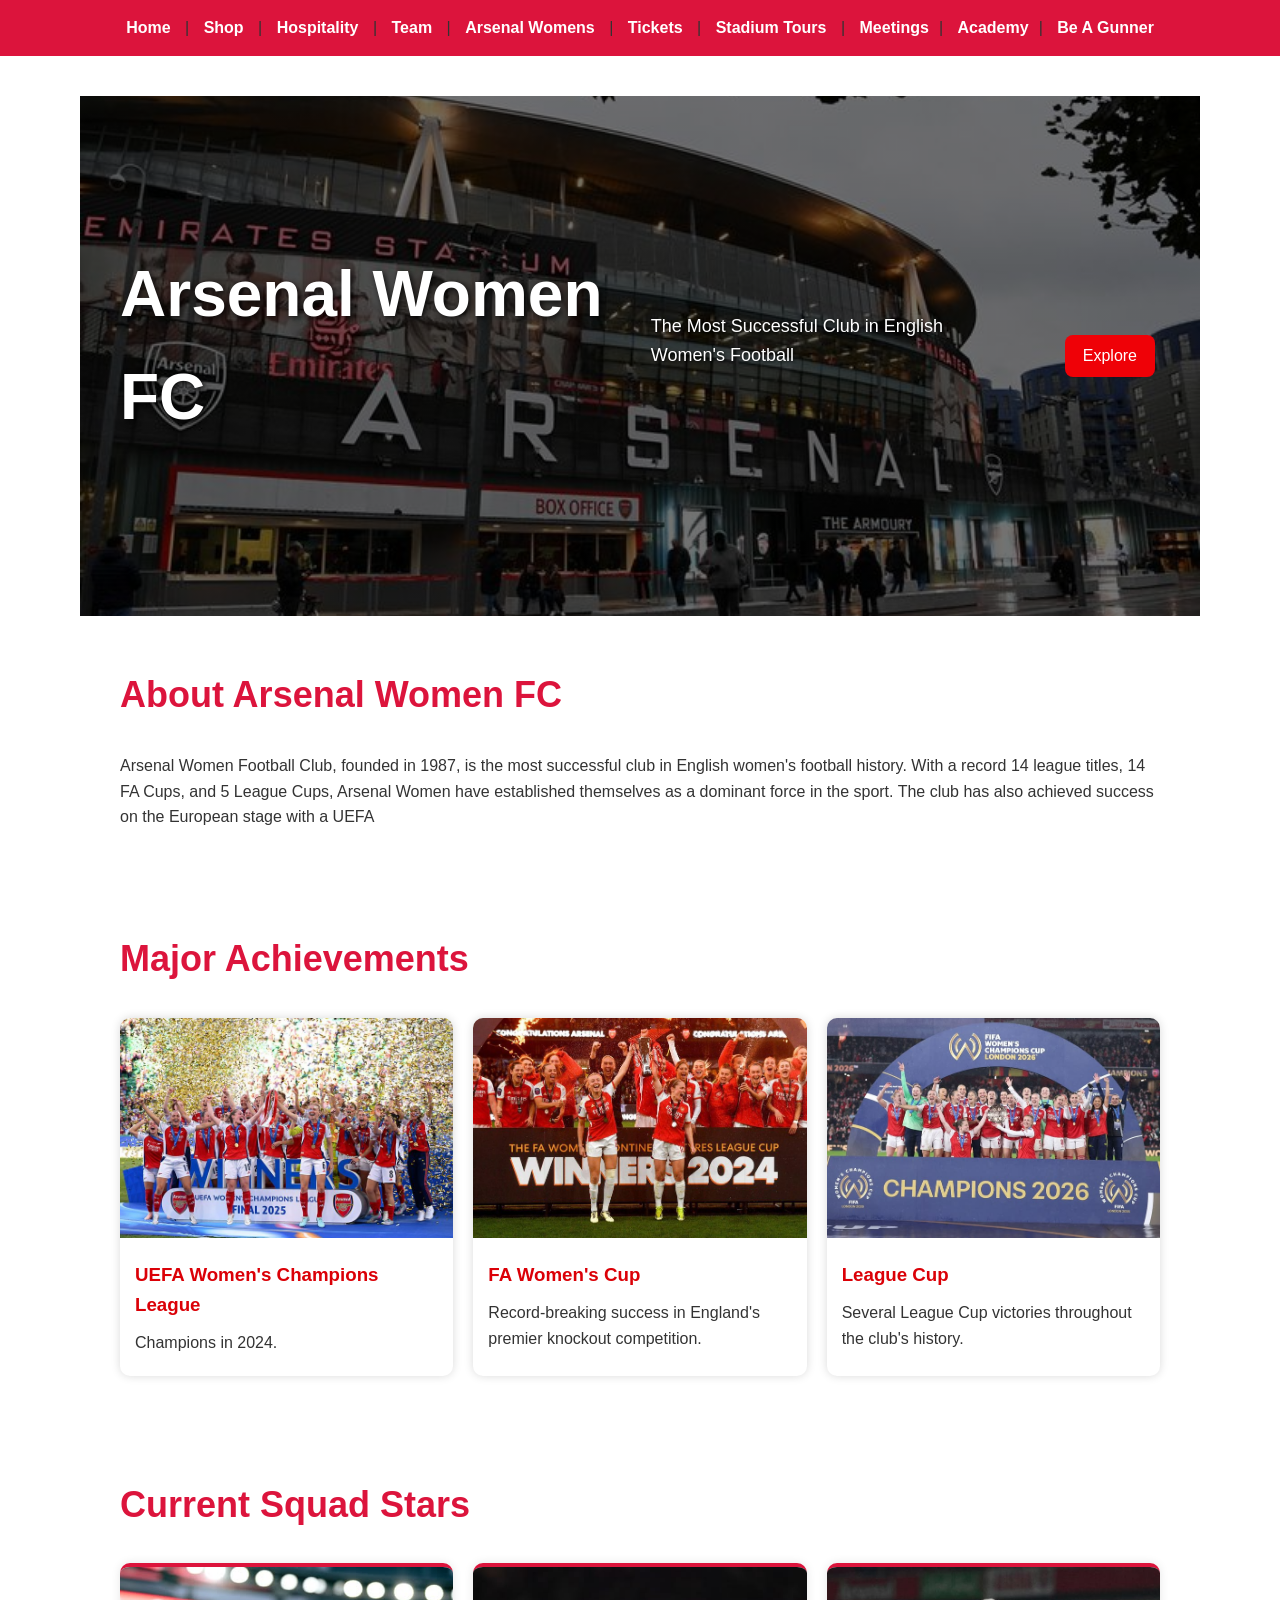
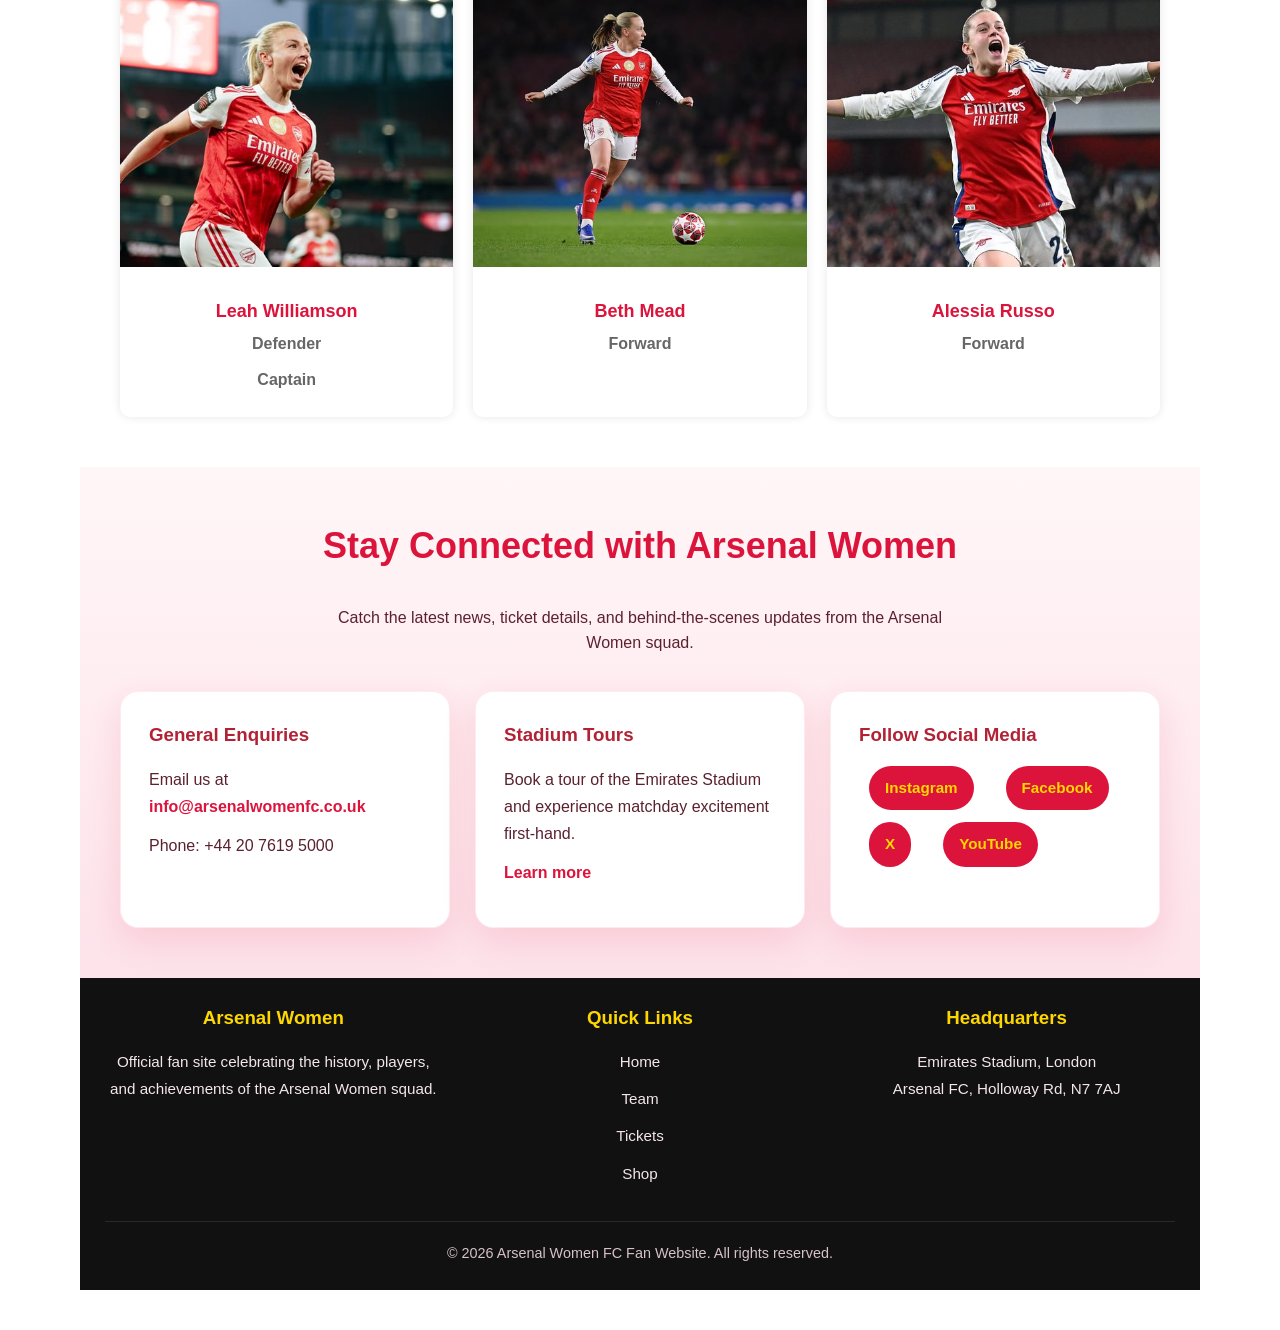
<file: arsenal-womens.html>
<!DOCTYPE html>
<html lang="en">
<head>
  <meta charset="UTF-8">
  <title>Arsenal Womens - Arsenal Website</title>
  <link rel="stylesheet" href="style.css">
</head>
<body>
  <nav>
    <a href="index.html">Home</a> |
    <a href="shop.html">Shop</a> |
    <a href="hospitality.html">Hospitality</a> |
    <a href="team.html">Team</a> |
    <a href="arsenal-womens.html">Arsenal Womens</a> |
    <a href="tickets.html">Tickets</a> |
    <a href="stadium-tours.html">Stadium Tours</a> |
    <a href="meetings.html">Meetings</a>|
    <a href="Academy.html">Academy</a>|
    <a href="BeAGunner.html">Be A Gunner</a>
  </nav>
  <main>
<header class="hero">
<h1>Arsenal Women FC</h1>
<p>The Most Successful Club in English Women's Football</p>
<button onclick="document.getElementById('about').scrollIntoView()">
Explore
</button>
</header>
<section id="about" class="club-overview">
<h2>About Arsenal Women FC</h2>
<p>Arsenal Women Football Club, founded in 1987, is the most successful club in English women's football history. With a record 14 league titles, 14 FA Cups, and 5 League Cups, Arsenal Women
have established themselves as a dominant force in the sport. The club has also achieved success on the European stage
with a UEFA
</section>
<section id="achievements">
    <h2>Major Achievements</h2>

    <div class="achievements">

        <div class="card">
            <img src="images/Arsenal womens.jpeg" alt="Champions League Trophy">
            <h3>UEFA Women's Champions League</h3>
            <p>Champions in 2024.</p>
        </div>

        <div class="card">
            <img src="images/womens FA.jpeg" alt="FA Cup Trophy">
            <h3>FA Women's Cup</h3>
            <p>Record-breaking success in England's premier knockout competition.</p>
        </div>

        <div class="card">
            <img src="images/arsenal womes super league.jpeg" alt="League Cup Trophy">
            <h3>League Cup</h3>
            <p>Several League Cup victories throughout the club's history.</p>
        </div>

    </div>
</section>
<section id="squad">
<h2>Current Squad Stars</h2>

<div class="players">

<div class="player-card">
<img src="images/Leah Williamson.jpeg" alt="Leah Williamson">
<div class="player-info">
<h3>Leah Williamson</h3>
<p>Defender</p>
<p>Captain</p>
</div>
</div>

<div class="player-card">
<img src="images/Beth Mead _ 📷 alex burstow_.jpeg" alt="Beth Mead">
<div class="player-info">
<h3>Beth Mead</h3>
<p>Forward</p>
</div>
</div>

<div class="player-card">
<img src="images/Arsenal_ Alessia Russo reveals what 'VAR ruined' in comeback win as belief over Champions League ___.jpeg" alt="Alessia Russo">
<div class="player-info">
<h3>Alessia Russo</h3>
<p>Forward</p>
</div>
</div>

</div>
</section>

<section id="contact" class="contact-section">
  <div class="contact-intro">
    <h2>Stay Connected with Arsenal Women</h2>
    <p>Catch the latest news, ticket details, and behind-the-scenes updates from the Arsenal Women squad.</p>
  </div>

  <div class="contact-grid">
    <div class="contact-card">
      <h3>General Enquiries</h3>
      <p>Email us at <a href="mailto:info@arsenalwomenfc.co.uk">info@arsenalwomenfc.co.uk</a></p>
      <p>Phone: +44 20 7619 5000</p>
    </div>

    <div class="contact-card">
      <h3>Stadium Tours</h3>
      <p>Book a tour of the Emirates Stadium and experience matchday excitement first-hand.</p>
      <p><a href="stadium-tours.html">Learn more</a></p>
    </div>

    <div class="contact-card">
      <h3>Follow Social Media</h3>
      <div class="socials">
        <a href="#">Instagram</a>
        <a href="#">Facebook</a>
        <a href="#">X</a>
        <a href="#">YouTube</a>
      </div>
    </div>
  </div>
</section>

<footer class="footer">
  <div class="footer-content">
    <div class="footer-col">
      <h3>Arsenal Women</h3>
      <p>Official fan site celebrating the history, players, and achievements of the Arsenal Women squad.</p>
    </div>
    <div class="footer-col footer-links">
      <h3>Quick Links</h3>
      <a href="index.html">Home</a>
      <a href="team.html">Team</a>
      <a href="tickets.html">Tickets</a>
      <a href="shop.html">Shop</a>
    </div>
    <div class="footer-col">
      <h3>Headquarters</h3>
      <p>Emirates Stadium, London</p>
      <p>Arsenal FC, Holloway Rd, N7 7AJ</p>
    </div>
  </div>
  <p class="footer-note">© 2026 Arsenal Women FC Fan Website. All rights reserved.</p>
</footer>

  </main>
</body>
</html>

    
    
  </main>
</body>
</html>
</file>
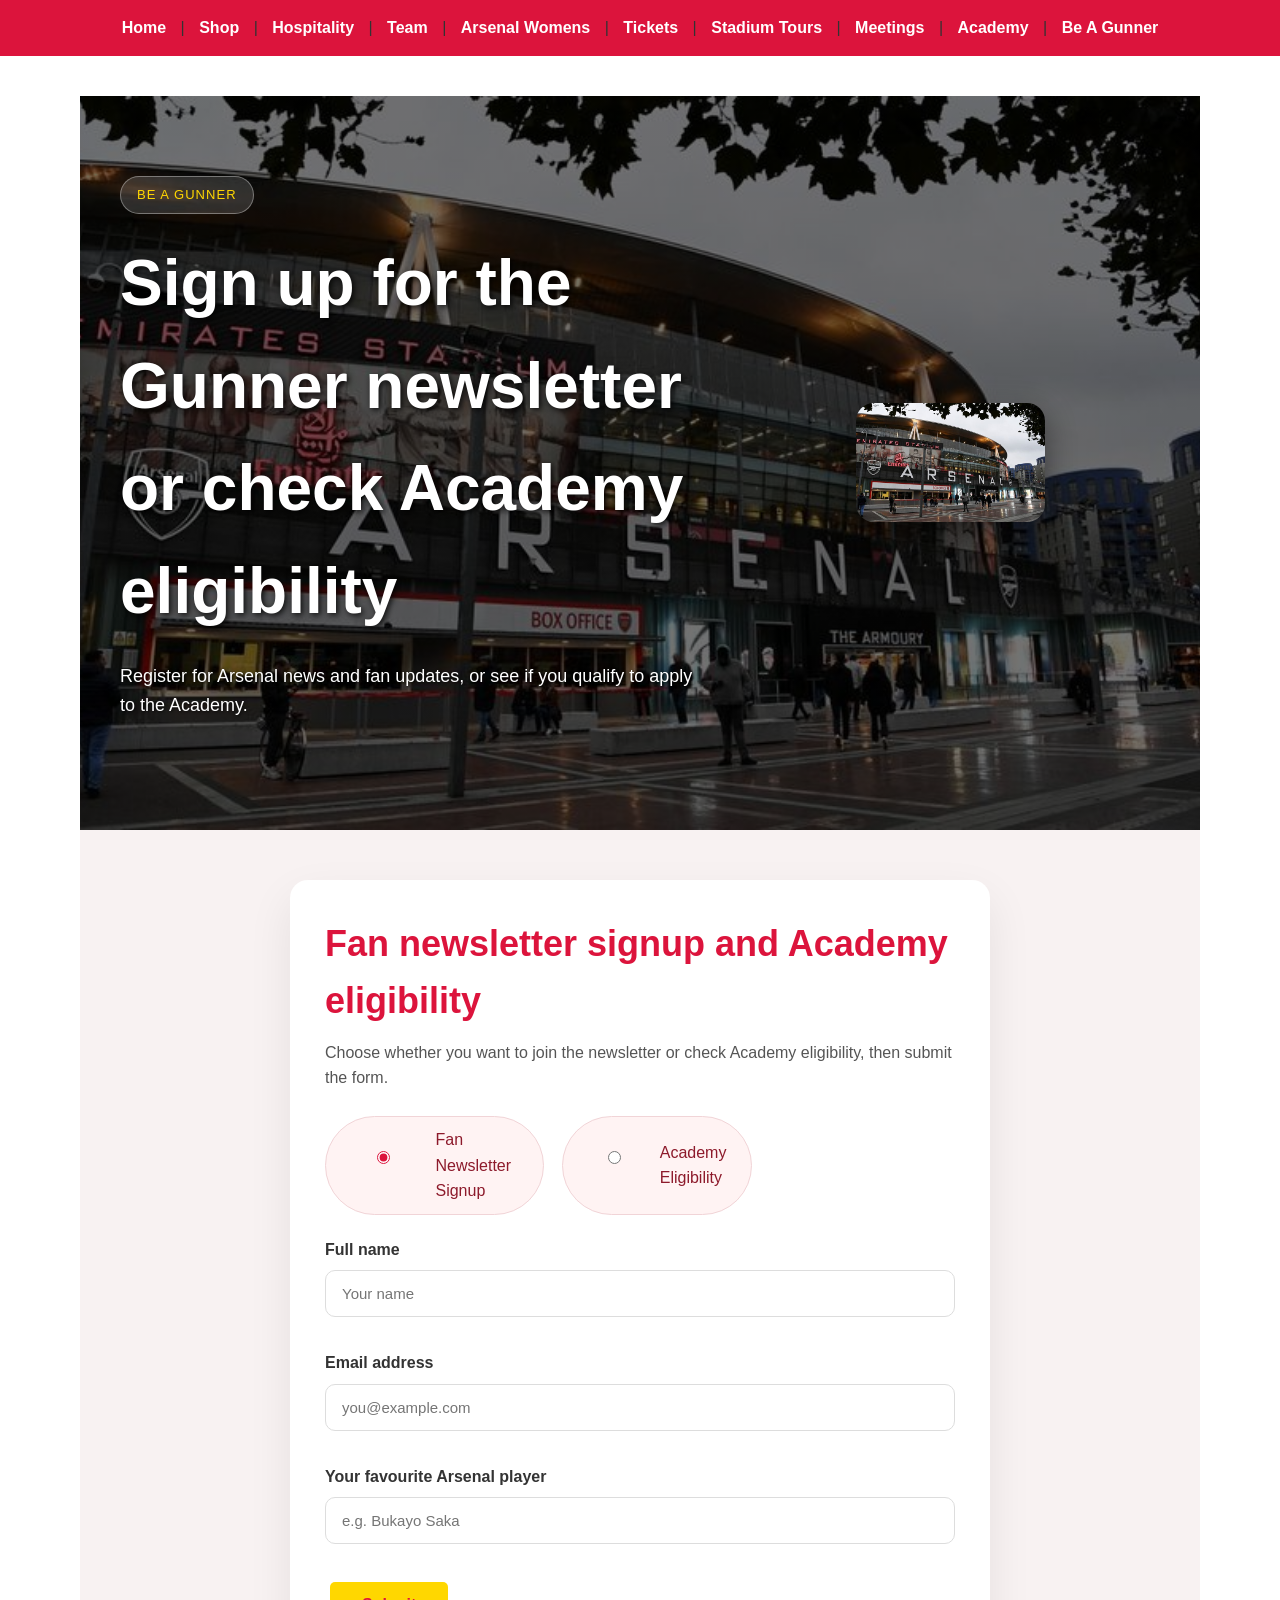
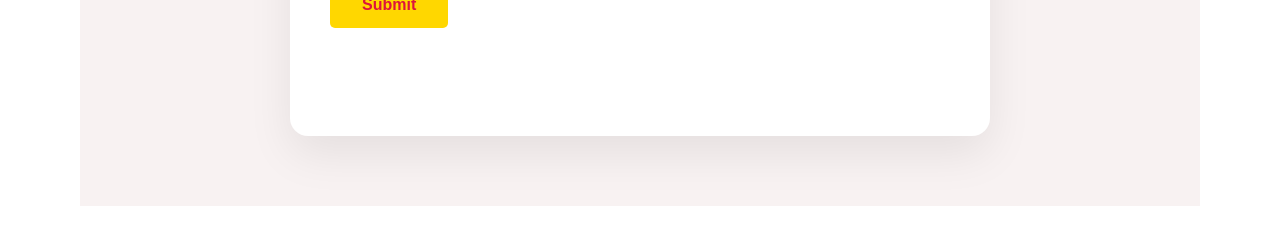
<file: BeAGunner.html>
<!DOCTYPE html>
<html lang="en">
<head>
  <meta charset="UTF-8">
  <title>Be A Gunner - Arsenal Website</title>
  <link rel="stylesheet" href="style.css">
</head>
<body>
  <nav>
    <a href="index.html">Home</a> |
    <a href="shop.html">Shop</a> |
    <a href="hospitality.html">Hospitality</a> |
    <a href="team.html">Team</a> |
    <a href="arsenal-womens.html">Arsenal Womens</a> |
    <a href="tickets.html">Tickets</a> |
    <a href="stadium-tours.html">Stadium Tours</a> |
    <a href="meetings.html">Meetings</a> |
    <a href="Academy.html">Academy</a> |
    <a href="BeAGunner.html">Be A Gunner</a>

  </nav>
  <main>
    <section class="hero">
      <div class="hero-content">
        <span class="hero-tag">Be A Gunner</span>
        <h1>Sign up for the Gunner newsletter or check Academy eligibility</h1>
        <p>Register for Arsenal news and fan updates, or see if you qualify to apply to the Academy.</p>
      </div>
      <div class="hero-image-frame">
        <img class="hero-image" src="images/Arsenal emirates stadium 2021 ✌️😍.jpeg" alt="Emirates Stadium" />
      </div>
    </section>

    <section class="registration-section">
      <div class="form-card">
        <h2>Fan newsletter signup and Academy eligibility</h2>
        <p>Choose whether you want to join the newsletter or check Academy eligibility, then submit the form.</p>

        <form id="register-form">
          <div class="radio-row">
            <label><input type="radio" name="applicationType" value="fan" checked /> Fan Newsletter Signup</label>
            <label><input type="radio" name="applicationType" value="academy" /> Academy Eligibility</label>
          </div>

          <div class="form-group">
            <label for="fullName">Full name</label>
            <input type="text" id="fullName" name="fullName" placeholder="Your name" required />
          </div>

          <div class="form-group">
            <label for="email">Email address</label>
            <input type="email" id="email" name="email" placeholder="you@example.com" required />
          </div>

          <div class="form-group optional-field" id="age-group">
            <label for="age">Age</label>
            <input type="number" id="age" name="age" min="8" placeholder="Enter your age" />
          </div>

          <div class="form-group optional-field" id="experience-group">
            <label for="experience">Do you play organised football?</label>
            <select id="experience" name="experience">
              <option value="yes">Yes</option>
              <option value="no">No</option>
            </select>
          </div>

          <div class="form-group">
            <label for="favoritePlayer">Your favourite Arsenal player</label>
            <input type="text" id="favoritePlayer" name="favoritePlayer" placeholder="e.g. Bukayo Saka" />
          </div>

          <button type="submit" class="btn btn-primary">Submit</button>
        </form>

        <div id="form-result" class="form-result" aria-live="polite"></div>
      </div>
    </section>
  </main>

<script> 

    const form = document.getElementById('register-form'); 

    const ageField = document.getElementById('age'); 

    const experienceGroup = document.getElementById('experience-group'); 

    const ageGroup = document.getElementById('age-group'); 

    const result = document.getElementById('form-result'); 

 

    function updateFormFields() { 

      const applicationType = document.querySelector('input[name="applicationType"]:checked').value; 

      const isAcademy = applicationType === 'academy'; 

 

      experienceGroup.style.display = isAcademy ? 'block' : 'none'; 

      ageGroup.style.display = isAcademy ? 'block' : 'none'; 

      ageField.required = isAcademy; 

    } 

 

    document.querySelectorAll('input[name="applicationType"]').forEach(function (input) { 

      input.addEventListener('change', updateFormFields); 

    }); 

 

    updateFormFields(); 

 

    form.addEventListener('submit', function (event) { 

      event.preventDefault(); 

 

      const fullName = document.getElementById('fullName').value.trim(); 

      const email = document.getElementById('email').value.trim(); 

      const age = Number(ageField.value); 

      const experience = document.getElementById('experience').value; 

      const applicationType = document.querySelector('input[name="applicationType"]:checked').value; 

 

      let message = ''; 

      let statusClass = 'success'; 

 

      if (!fullName || !email) { 

        message = 'Please complete your name and email to continue.'; 

        statusClass = 'error'; 

      } else if (applicationType === 'fan') { 

        message = `<strong>Thanks, ${fullName}!</strong> You are now signed up for the Arsenal newsletter. Look out for club news, match updates, and fan offers sent to ${email}.`; 

        statusClass = 'success'; 

      } else { 

        const minAge = 16; 

        const maxAge = 21; 

 

        if (!age) { 

          message = '<strong>Academy eligibility check:</strong> Please enter your age to continue.'; 

          statusClass = 'error'; 

        } else if (age < minAge || age > maxAge) { 

          message = `<strong>Academy eligibility check:</strong> The Arsenal Academy normally looks for applicants aged ${minAge} to ${maxAge}. Your age of ${age} falls outside that range.`; 

          statusClass = 'error'; 

        } else if (experience !== 'yes') { 

          message = '<strong>Academy eligibility check:</strong> Applicants with organised football experience are preferred. Keep training and try again when you have played regularly.'; 

          statusClass = 'warning'; 

        } else { 

          message = `<strong>Well done, ${fullName}!</strong> Based on your age and football experience, you are eligible to apply for the Academy. We recommend attending an Arsenal trial day or open training session.`; 

          statusClass = 'success'; 

        } 

      } 

 

      result.innerHTML = message; 

      result.className = 'form-result ' + statusClass; 

    }); 

  </script> 
 
  
</body>
</html>
</file>
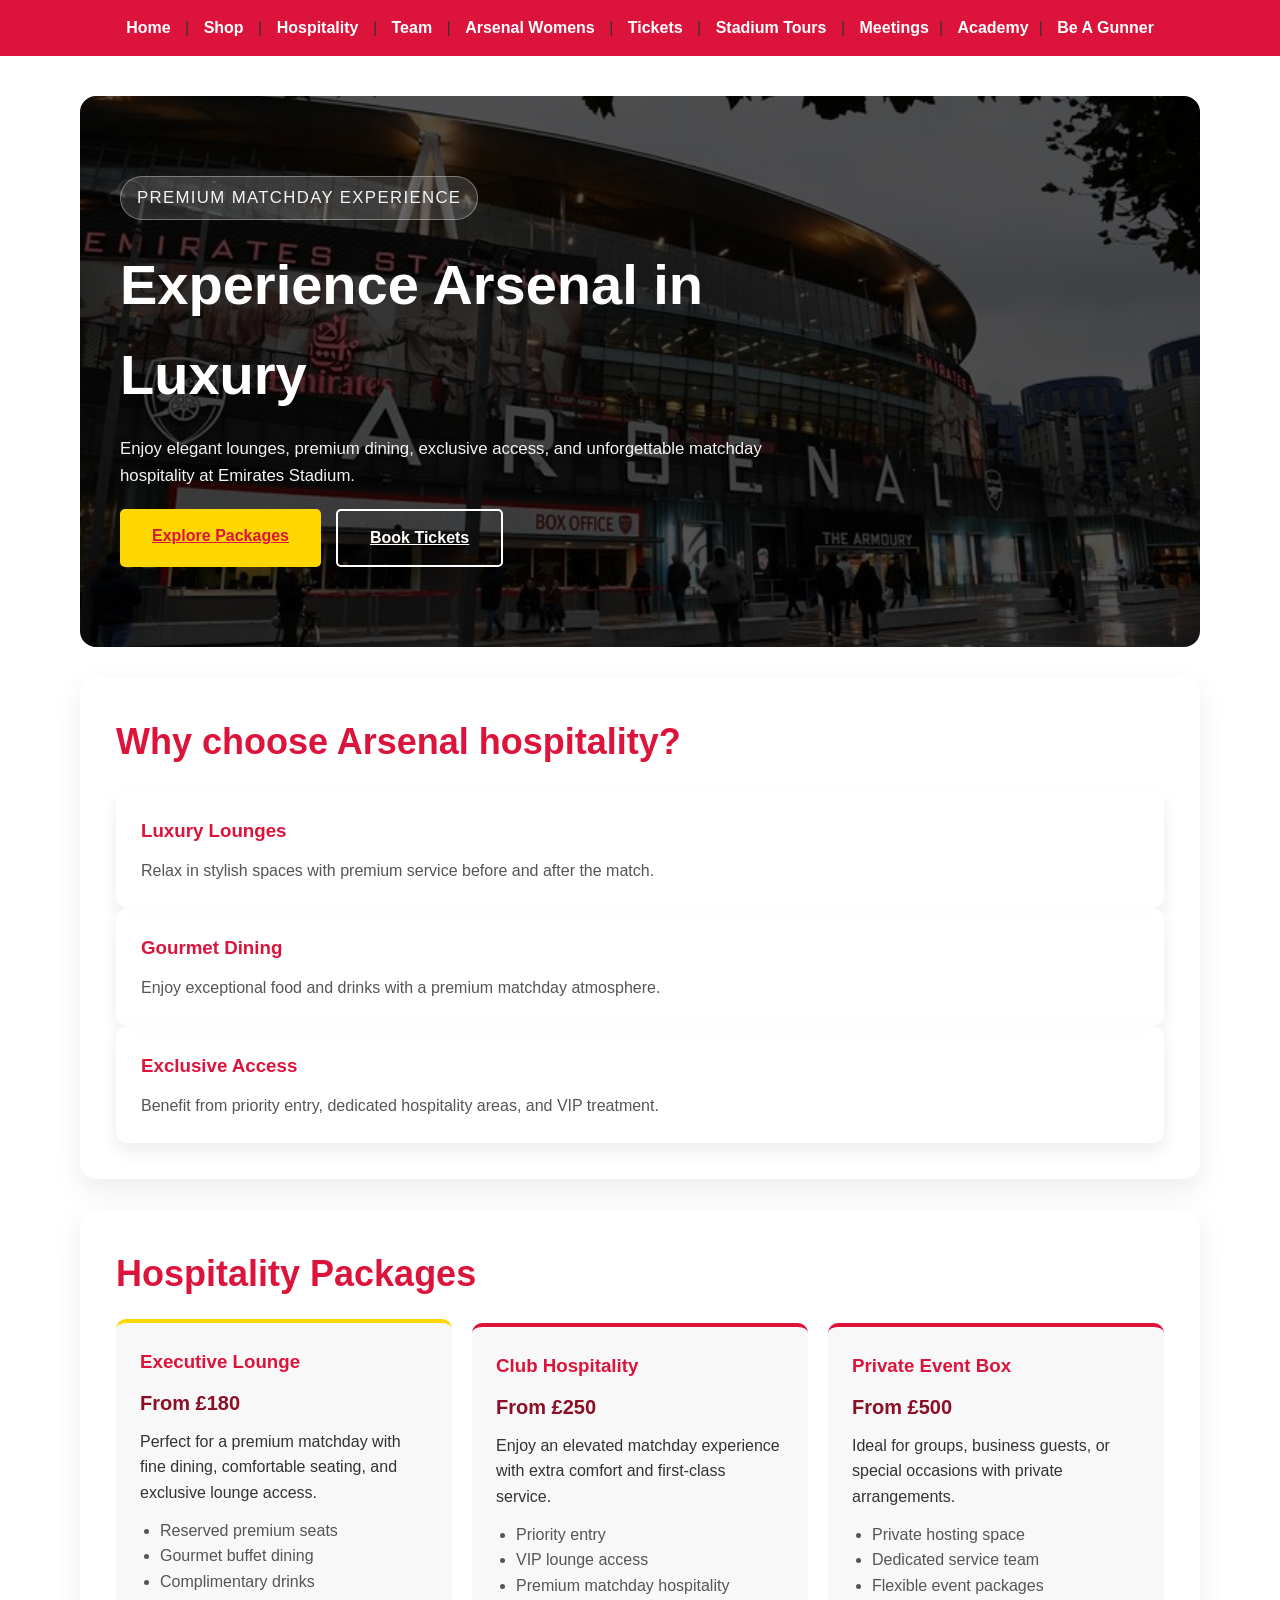
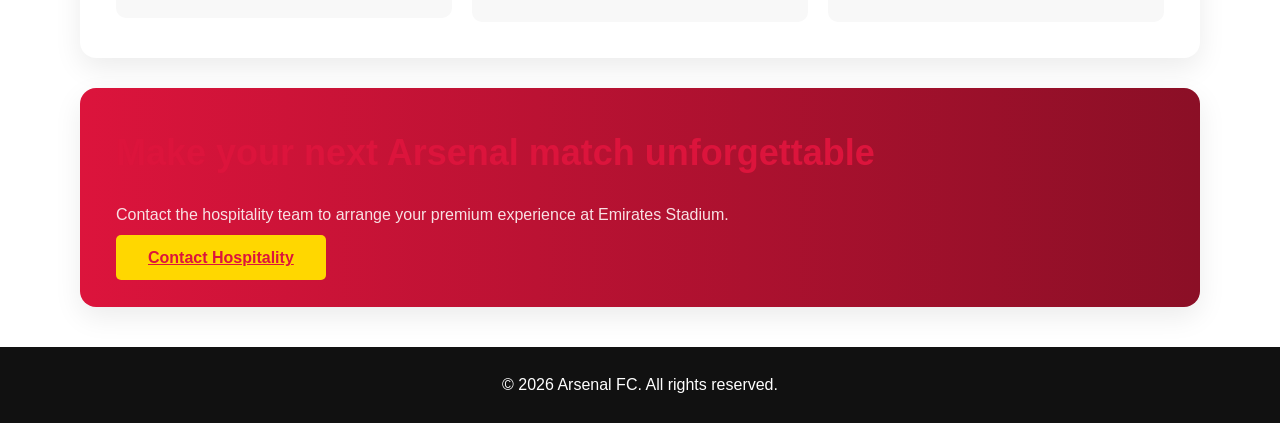
<file: hospitality.html>
<!DOCTYPE html>
<html lang="en">
<head>
  <meta charset="UTF-8">
  <title>Hospitality - Arsenal Website</title>
  <link rel="stylesheet" href="style.css">
</head>
<body>
  <nav>
    <a href="index.html">Home</a> |
    <a href="shop.html">Shop</a> |
    <a href="hospitality.html">Hospitality</a> |
    <a href="team.html">Team</a> |
    <a href="arsenal-womens.html">Arsenal Womens</a> |
    <a href="tickets.html">Tickets</a> |
    <a href="stadium-tours.html">Stadium Tours</a> |
    <a href="meetings.html">Meetings</a>|
    <a href="Academy.html">Academy</a>|
    <a href="BeAGunner.html">Be A Gunner</a>
  </nav>

  <main class="hospitality-page">
    <section class="hospitality-hero">
      <div class="hero-content">
        <p class="hero-tag">Premium Matchday Experience</p>
        <h1>Experience Arsenal in Luxury</h1>
        <p>Enjoy elegant lounges, premium dining, exclusive access, and unforgettable matchday hospitality at Emirates Stadium.</p>
        <div class="cta-buttons">
          <a href="#packages" class="btn btn-primary">Explore Packages</a>
          <a href="tickets.html" class="btn btn-secondary">Book Tickets</a>
        </div>
      </div>
    </section>

    <section class="hospitality-overview">
      <h2>Why choose Arsenal hospitality?</h2>
      <div class="overview-grid">
        <article class="overview-card">
          <h3>Luxury Lounges</h3>
          <p>Relax in stylish spaces with premium service before and after the match.</p>
        </article>
        <article class="overview-card">
          <h3>Gourmet Dining</h3>
          <p>Enjoy exceptional food and drinks with a premium matchday atmosphere.</p>
        </article>
        <article class="overview-card">
          <h3>Exclusive Access</h3>
          <p>Benefit from priority entry, dedicated hospitality areas, and VIP treatment.</p>
        </article>
      </div>
    </section>

    <section class="hospitality-packages" id="packages">
      <h2>Hospitality Packages</h2>
      <div class="package-grid">
        <article class="package-card featured">
          <h3>Executive Lounge</h3>
          <p class="package-price">From £180</p>
          <p>Perfect for a premium matchday with fine dining, comfortable seating, and exclusive lounge access.</p>
          <ul>
            <li>Reserved premium seats</li>
            <li>Gourmet buffet dining</li>
            <li>Complimentary drinks</li>
          </ul>
        </article>

        <article class="package-card">
          <h3>Club Hospitality</h3>
          <p class="package-price">From £250</p>
          <p>Enjoy an elevated matchday experience with extra comfort and first-class service.</p>
          <ul>
            <li>Priority entry</li>
            <li>VIP lounge access</li>
            <li>Premium matchday hospitality</li>
          </ul>
        </article>

        <article class="package-card">
          <h3>Private Event Box</h3>
          <p class="package-price">From £500</p>
          <p>Ideal for groups, business guests, or special occasions with private arrangements.</p>
          <ul>
            <li>Private hosting space</li>
            <li>Dedicated service team</li>
            <li>Flexible event packages</li>
          </ul>
        </article>
      </div>
    </section>

    <section class="hospitality-cta">
      <h2>Make your next Arsenal match unforgettable</h2>
      <p>Contact the hospitality team to arrange your premium experience at Emirates Stadium.</p>
      <a href="mailto:hospitality@arsenal.com" class="btn btn-primary">Contact Hospitality</a>
    </section>
  </main>

  <footer>
    <p>&copy; 2026 Arsenal FC. All rights reserved.</p>
  </footer>
</body>
</html>
</file>
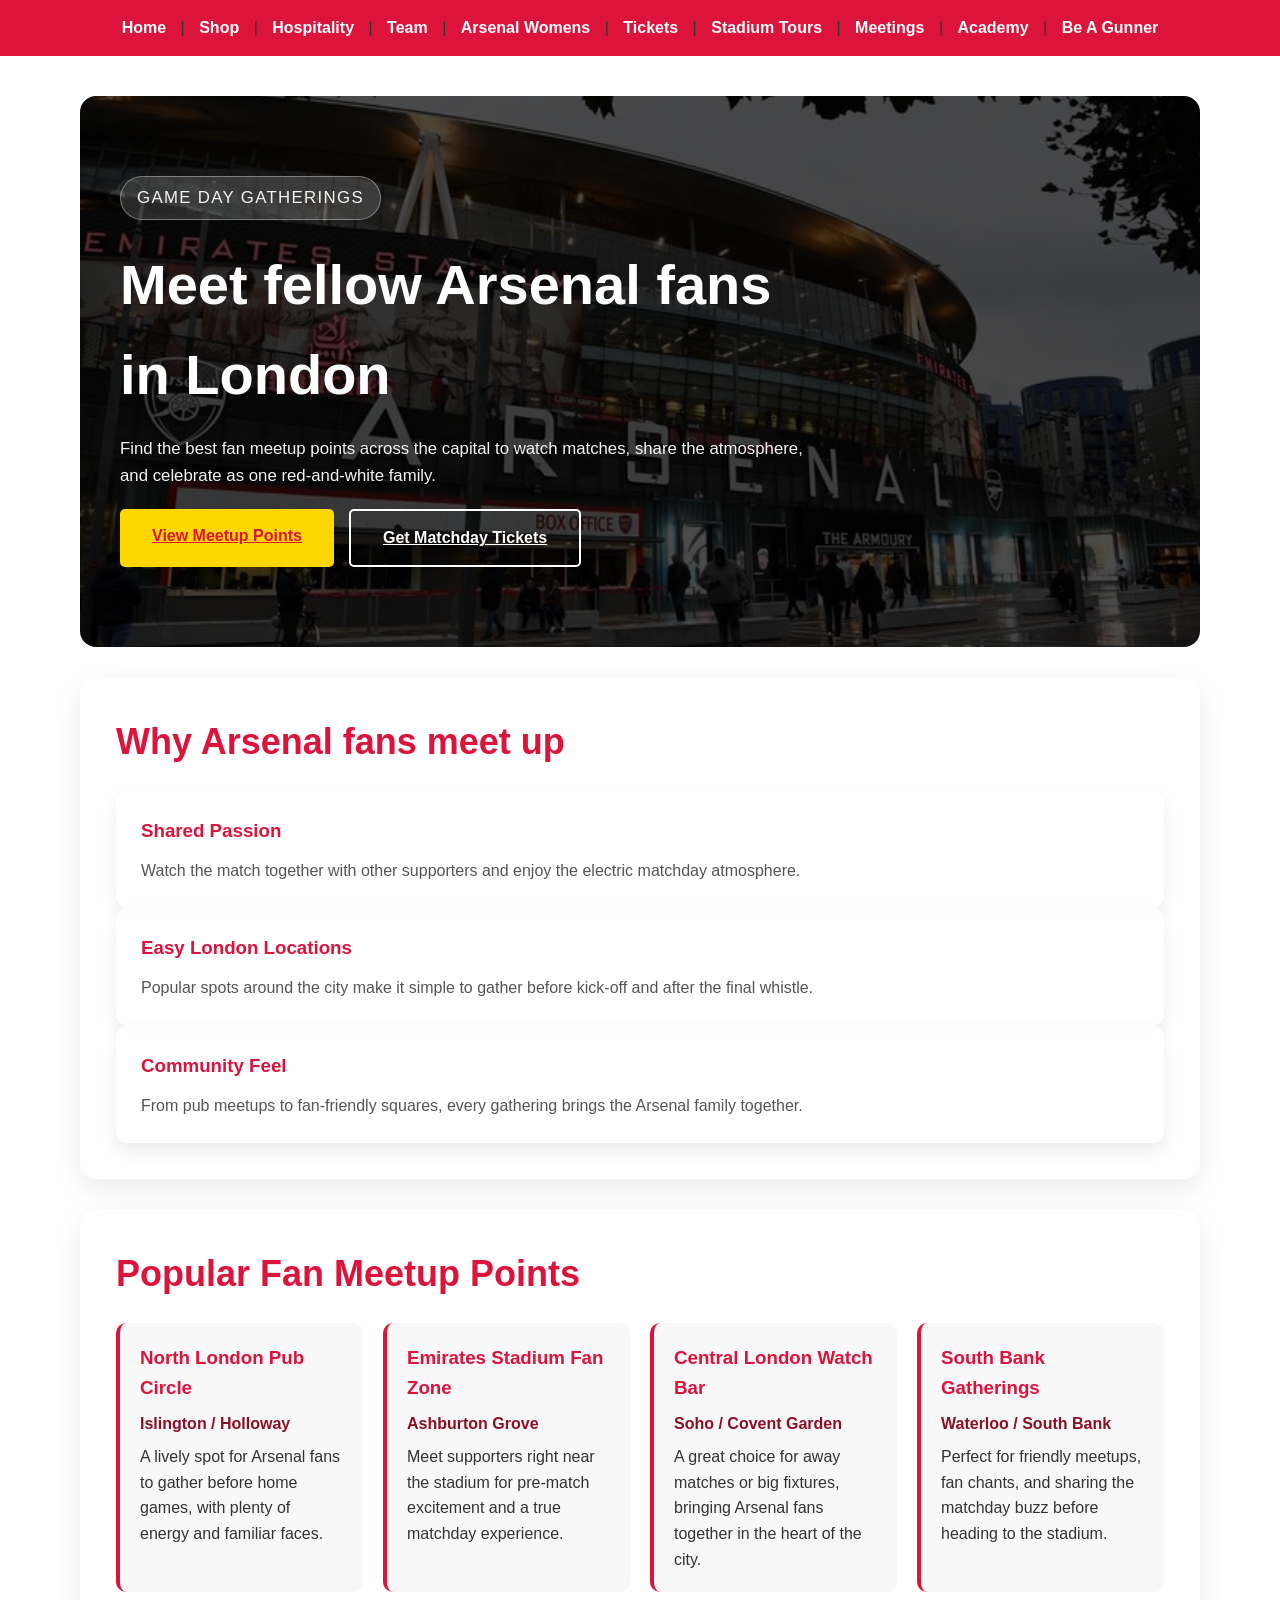
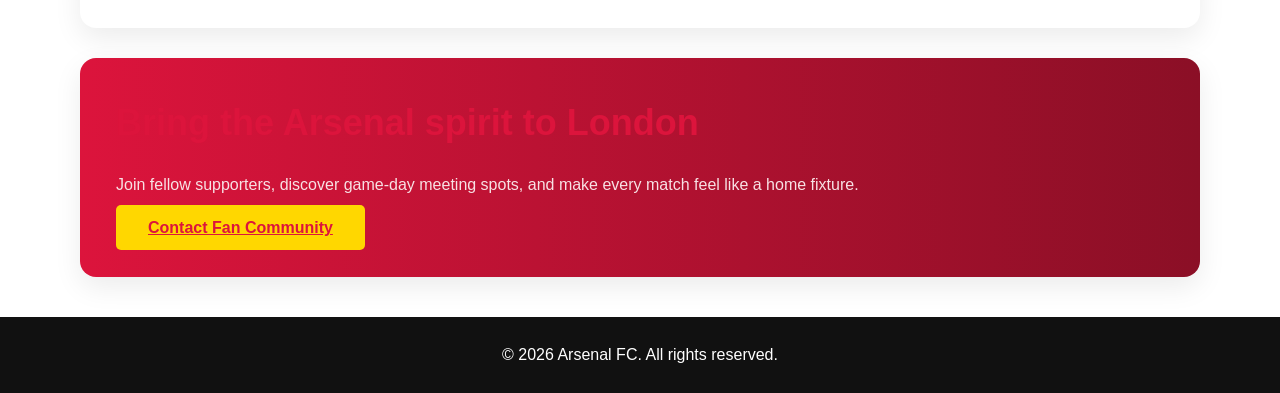
<file: meetings.html>
<!DOCTYPE html>
<html lang="en">
<head>
  <meta charset="UTF-8">
  <title>Meetings - Arsenal Website</title>
  <link rel="stylesheet" href="style.css">
</head>
<body>
  <nav>
    <a href="index.html">Home</a> |
    <a href="shop.html">Shop</a> |
    <a href="hospitality.html">Hospitality</a> |
    <a href="team.html">Team</a> |
    <a href="arsenal-womens.html">Arsenal Womens</a> |
    <a href="tickets.html">Tickets</a> |
    <a href="stadium-tours.html">Stadium Tours</a> |
    <a href="meetings.html">Meetings</a> |
    <a href="Academy.html">Academy</a> |
    <a href="BeAGunner.html">Be A Gunner</a>
  </nav>

  <main class="meetings-page">
    <section class="meetings-hero">
      <div class="hero-content">
        <p class="hero-tag">Game Day Gatherings</p>
        <h1>Meet fellow Arsenal fans in London</h1>
        <p>Find the best fan meetup points across the capital to watch matches, share the atmosphere, and celebrate as one red-and-white family.</p>
        <div class="cta-buttons">
          <a href="#meetups" class="btn btn-primary">View Meetup Points</a>
          <a href="tickets.html" class="btn btn-secondary">Get Matchday Tickets</a>
        </div>
      </div>
    </section>

    <section class="meetings-overview">
      <h2>Why Arsenal fans meet up</h2>
      <div class="overview-grid">
        <article class="overview-card">
          <h3>Shared Passion</h3>
          <p>Watch the match together with other supporters and enjoy the electric matchday atmosphere.</p>
        </article>
        <article class="overview-card">
          <h3>Easy London Locations</h3>
          <p>Popular spots around the city make it simple to gather before kick-off and after the final whistle.</p>
        </article>
        <article class="overview-card">
          <h3>Community Feel</h3>
          <p>From pub meetups to fan-friendly squares, every gathering brings the Arsenal family together.</p>
        </article>
      </div>
    </section>

    <section class="meetups-section" id="meetups">
      <h2>Popular Fan Meetup Points</h2>
      <div class="meetup-grid">
        <article class="meetup-card">
          <h3>North London Pub Circle</h3>
          <p class="meetup-area">Islington / Holloway</p>
          <p>A lively spot for Arsenal fans to gather before home games, with plenty of energy and familiar faces.</p>
        </article>
        <article class="meetup-card">
          <h3>Emirates Stadium Fan Zone</h3>
          <p class="meetup-area">Ashburton Grove</p>
          <p>Meet supporters right near the stadium for pre-match excitement and a true matchday experience.</p>
        </article>
        <article class="meetup-card">
          <h3>Central London Watch Bar</h3>
          <p class="meetup-area">Soho / Covent Garden</p>
          <p>A great choice for away matches or big fixtures, bringing Arsenal fans together in the heart of the city.</p>
        </article>
        <article class="meetup-card">
          <h3>South Bank Gatherings</h3>
          <p class="meetup-area">Waterloo / South Bank</p>
          <p>Perfect for friendly meetups, fan chants, and sharing the matchday buzz before heading to the stadium.</p>
        </article>
      </div>
    </section>

    <section class="meetings-cta">
      <h2>Bring the Arsenal spirit to London</h2>
      <p>Join fellow supporters, discover game-day meeting spots, and make every match feel like a home fixture.</p>
      <a href="mailto:fancommunity@arsenal.com" class="btn btn-primary">Contact Fan Community</a>
    </section>
  </main>

  <footer>
    <p>&copy; 2026 Arsenal FC. All rights reserved.</p>
  </footer>
</body>
</html>
</file>
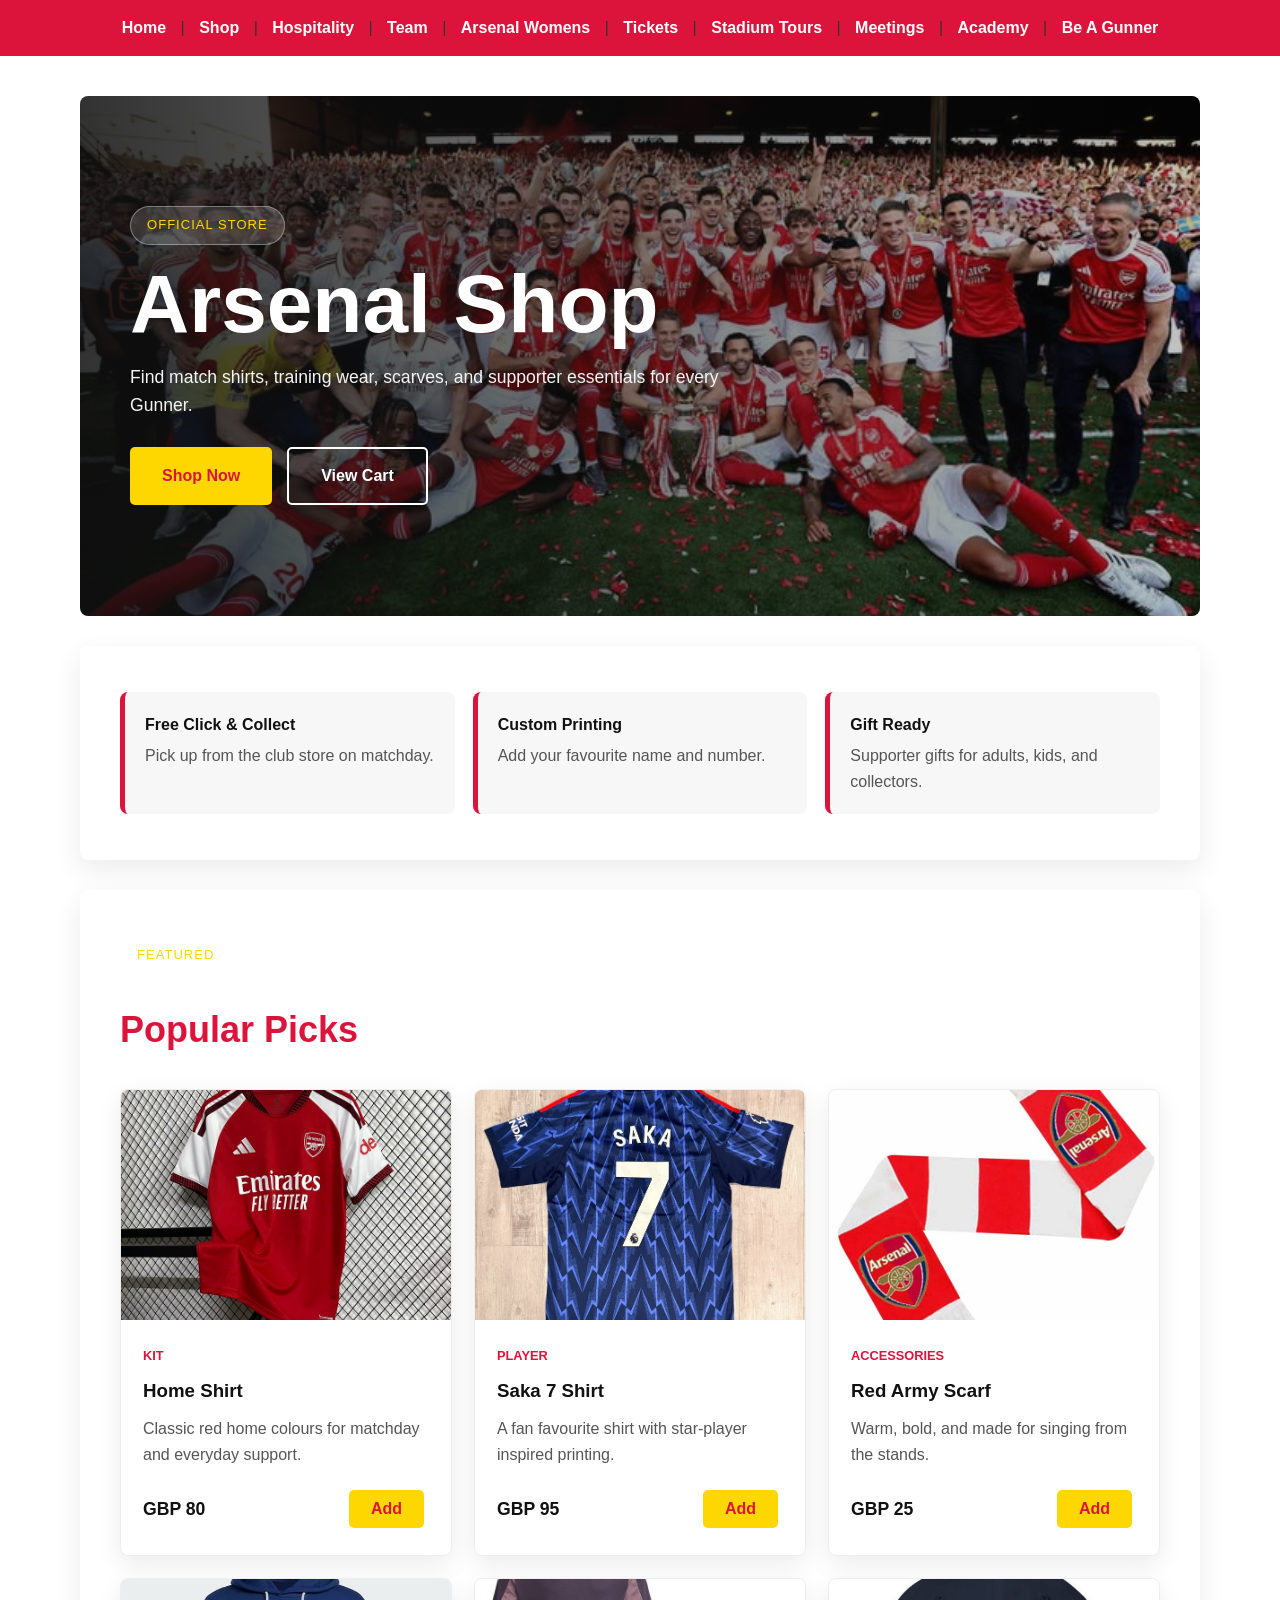
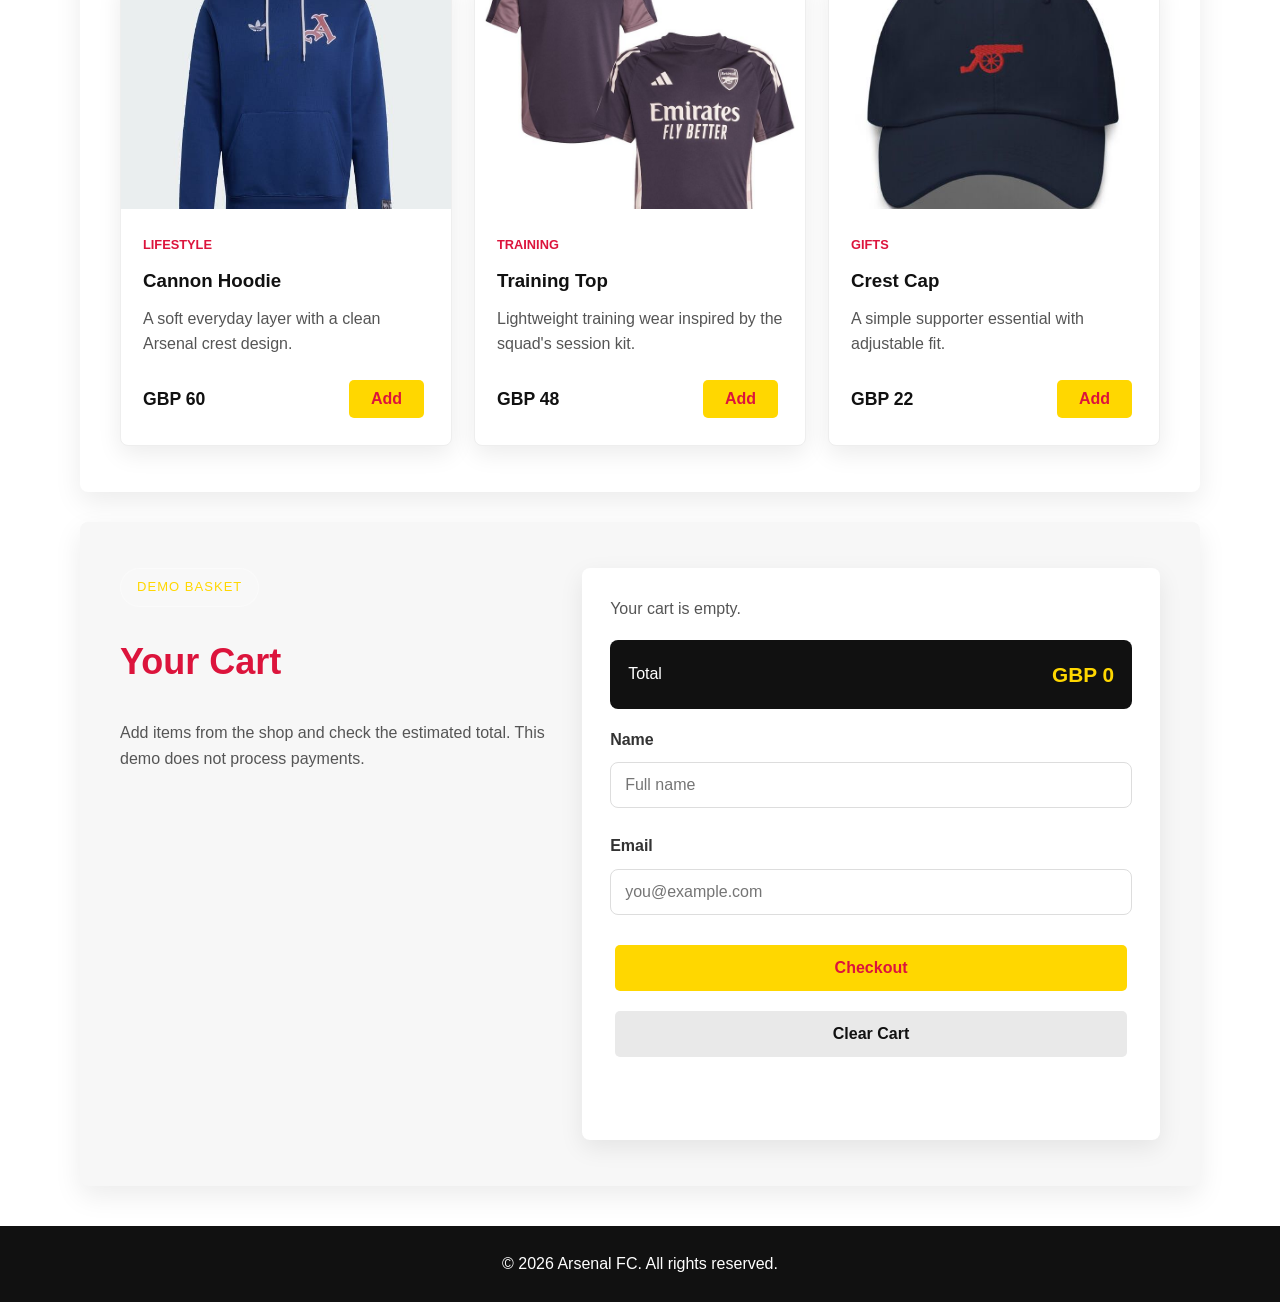
<file: shop.html>
<!DOCTYPE html>
<html lang="en">
<head>
  <meta charset="UTF-8">
  <meta name="viewport" content="width=device-width, initial-scale=1.0">
  <title>Shop - Arsenal Website</title>
  <link rel="stylesheet" href="style.css">
</head>
<body>
  <nav>
    <a href="index.html">Home</a> |
    <a href="shop.html">Shop</a> |
    <a href="hospitality.html">Hospitality</a> |
    <a href="team.html">Team</a> |
    <a href="arsenal-womens.html">Arsenal Womens</a> |
    <a href="tickets.html">Tickets</a> |
    <a href="stadium-tours.html">Stadium Tours</a> |
    <a href="meetings.html">Meetings</a> |
    <a href="Academy.html">Academy</a> |
    <a href="BeAGunner.html">Be A Gunner</a>
  </nav>

  <main class="shop-page">
    <header class="shop-hero">
      <div class="shop-hero-content">
        <span class="hero-tag">Official Store</span>
        <h1>Arsenal Shop</h1>
        <p>Find match shirts, training wear, scarves, and supporter essentials for every Gunner.</p>
        <div class="cta-buttons">
          <a class="btn btn-primary" href="#products">Shop Now</a>
          <a class="btn btn-secondary" href="#cart">View Cart</a>
        </div>
      </div>
    </header>

    <section class="shop-feature-row">
      <div>
        <strong>Free Click & Collect</strong>
        <span>Pick up from the club store on matchday.</span>
      </div>
      <div>
        <strong>Custom Printing</strong>
        <span>Add your favourite name and number.</span>
      </div>
      <div>
        <strong>Gift Ready</strong>
        <span>Supporter gifts for adults, kids, and collectors.</span>
      </div>
    </section>

    <section id="products" class="shop-products">
      <div class="section-heading">
        <span class="hero-tag">Featured</span>
        <h2>Popular Picks</h2>
      </div>

      <div class="shop-grid">
        <article class="shop-card">
          <img src="images/download (58).jpeg" alt="Arsenal home shirt">
          <div class="shop-card-body">
            <span class="product-category">Kit</span>
            <h3>Home Shirt</h3>
            <p>Classic red home colours for matchday and everyday support.</p>
            <div class="product-footer">
              <strong>GBP 80</strong>
              <button class="btn btn-primary" onclick="addToCart('Home Shirt', 80)">Add</button>
            </div>
          </div>
        </article>

        <article class="shop-card">
          <img src="images/Bukayo Saka 2025_26 Arsenal Away Kit Soccer Jersey - Men's Large.jpeg" alt="Arsenal player shirt inspiration">
          <div class="shop-card-body">
            <span class="product-category">Player</span>
            <h3>Saka 7 Shirt</h3>
            <p>A fan favourite shirt with star-player inspired printing.</p>
            <div class="product-footer">
              <strong>GBP 95</strong>
              <button class="btn btn-primary" onclick="addToCart('Saka 7 Shirt', 95)">Add</button>
            </div>
          </div>
        </article>

        <article class="shop-card">
          <img src="images/Official Arsenal Crest Bar Scarf, Arsenal Retro Match Day Bar Scarf.jpeg" alt="Arsenal scarf in crowd">
          <div class="shop-card-body">
            <span class="product-category">Accessories</span>
            <h3>Red Army Scarf</h3>
            <p>Warm, bold, and made for singing from the stands.</p>
            <div class="product-footer">
              <strong>GBP 25</strong>
              <button class="btn btn-primary" onclick="addToCart('Red Army Scarf', 25)">Add</button>
            </div>
          </div>
        </article>

        <article class="shop-card">
          <img src="images/Men's Hoodies & Sweatshirts _ adidas US.jpeg" alt="Arsenal supporters merchandise">
          <div class="shop-card-body">
            <span class="product-category">Lifestyle</span>
            <h3>Cannon Hoodie</h3>
            <p>A soft everyday layer with a clean Arsenal crest design.</p>
            <div class="product-footer">
              <strong>GBP 60</strong>
              <button class="btn btn-primary" onclick="addToCart('Cannon Hoodie', 60)">Add</button>
            </div>
          </div>
        </article>

        <article class="shop-card">
          <img src="images/Arsenal adidas Youth 2024_25 Training Jersey - Purple.jpeg" alt="Arsenal womens training wear">
          <div class="shop-card-body">
            <span class="product-category">Training</span>
            <h3>Training Top</h3>
            <p>Lightweight training wear inspired by the squad's session kit.</p>
            <div class="product-footer">
              <strong>GBP 48</strong>
              <button class="btn btn-primary" onclick="addToCart('Training Top', 48)">Add</button>
            </div>
          </div>
        </article>

        <article class="shop-card">
          <img src="images/Arsenal Highbury Minimalist Design Embroidered Dad Hat Soccer Football Cap _ eBay.jpeg" alt="Arsenal cap and club colours">
          <div class="shop-card-body">
            <span class="product-category">Gifts</span>
            <h3>Crest Cap</h3>
            <p>A simple supporter essential with adjustable fit.</p>
            <div class="product-footer">
              <strong>GBP 22</strong>
              <button class="btn btn-primary" onclick="addToCart('Crest Cap', 22)">Add</button>
            </div>
          </div>
        </article>
      </div>
    </section>

    <section id="cart" class="shop-cart-section">
      <div class="cart-copy">
        <span class="hero-tag">Demo Basket</span>
        <h2>Your Cart</h2>
        <p>Add items from the shop and check the estimated total. This demo does not process payments.</p>
      </div>

      <div class="cart-panel">
        <div id="cartItems" class="cart-items">
          <p class="empty-cart">Your cart is empty.</p>
        </div>
        <div class="cart-total">
          <span>Total</span>
          <strong id="cartTotal">GBP 0</strong>
        </div>
        <form class="checkout-form" onsubmit="confirmOrder(event)">
          <label for="customerName">Name</label>
          <input id="customerName" type="text" placeholder="Full name" required>

          <label for="customerEmail">Email</label>
          <input id="customerEmail" type="email" placeholder="you@example.com" required>

          <button class="btn btn-primary" type="submit">Checkout</button>
          <button class="btn clear-cart-btn" type="button" onclick="clearCart()">Clear Cart</button>
          <p id="shopMessage" class="booking-message"></p>
        </form>
      </div>
    </section>
  </main>

  <footer>
    <p>&copy; 2026 Arsenal FC. All rights reserved.</p>
  </footer>
 
  <script>
    const cart = [];

    function addToCart(name, price) {
      const item = cart.find(product => product.name === name);
      if (item) {
        item.quantity += 1;
      } else {
        cart.push({ name, price, quantity: 1 });
      }
      renderCart();
      document.getElementById('cart').scrollIntoView({ behavior: 'smooth' });
    }

    function removeFromCart(name) {
      const index = cart.findIndex(product => product.name === name);
      if (index !== -1) {
        cart.splice(index, 1);
      }
      renderCart();
    }

    function renderCart() {
      const cartItems = document.getElementById('cartItems');
      const cartTotal = document.getElementById('cartTotal');
      const total = cart.reduce((sum, item) => sum + item.price * item.quantity, 0);

      if (cart.length === 0) {
        cartItems.innerHTML = '<p class="empty-cart">Your cart is empty.</p>';
      } else {
        cartItems.innerHTML = cart.map(item => `
          <div class="cart-item">
            <div>
              <strong>${item.name}</strong>
              <span>Qty ${item.quantity} x GBP ${item.price}</span>
            </div>
            <button type="button" onclick="removeFromCart('${item.name}')">Remove</button>
          </div>
        `).join('');
      }

      cartTotal.textContent = 'GBP ' + total;
    }

    function clearCart(keepMessage) {
      cart.length = 0;
      renderCart();
      if (!keepMessage) {
        document.getElementById('shopMessage').textContent = '';
      }
    }

    function confirmOrder(event) {
      event.preventDefault();
      const message = document.getElementById('shopMessage');
      const name = document.getElementById('customerName').value.trim();

      if (cart.length === 0) {
        message.textContent = 'Please add at least one item before checkout.';
        message.className = 'booking-message error';
        return;
      }

      message.textContent = 'Thanks, ' + name + '. Your Arsenal shop order has been received in this demo.';
      message.className = 'booking-message success';
      clearCart(true);
      document.getElementById('customerName').value = '';
      document.getElementById('customerEmail').value = '';
    }
  </script>
</body>
</html>
</file>
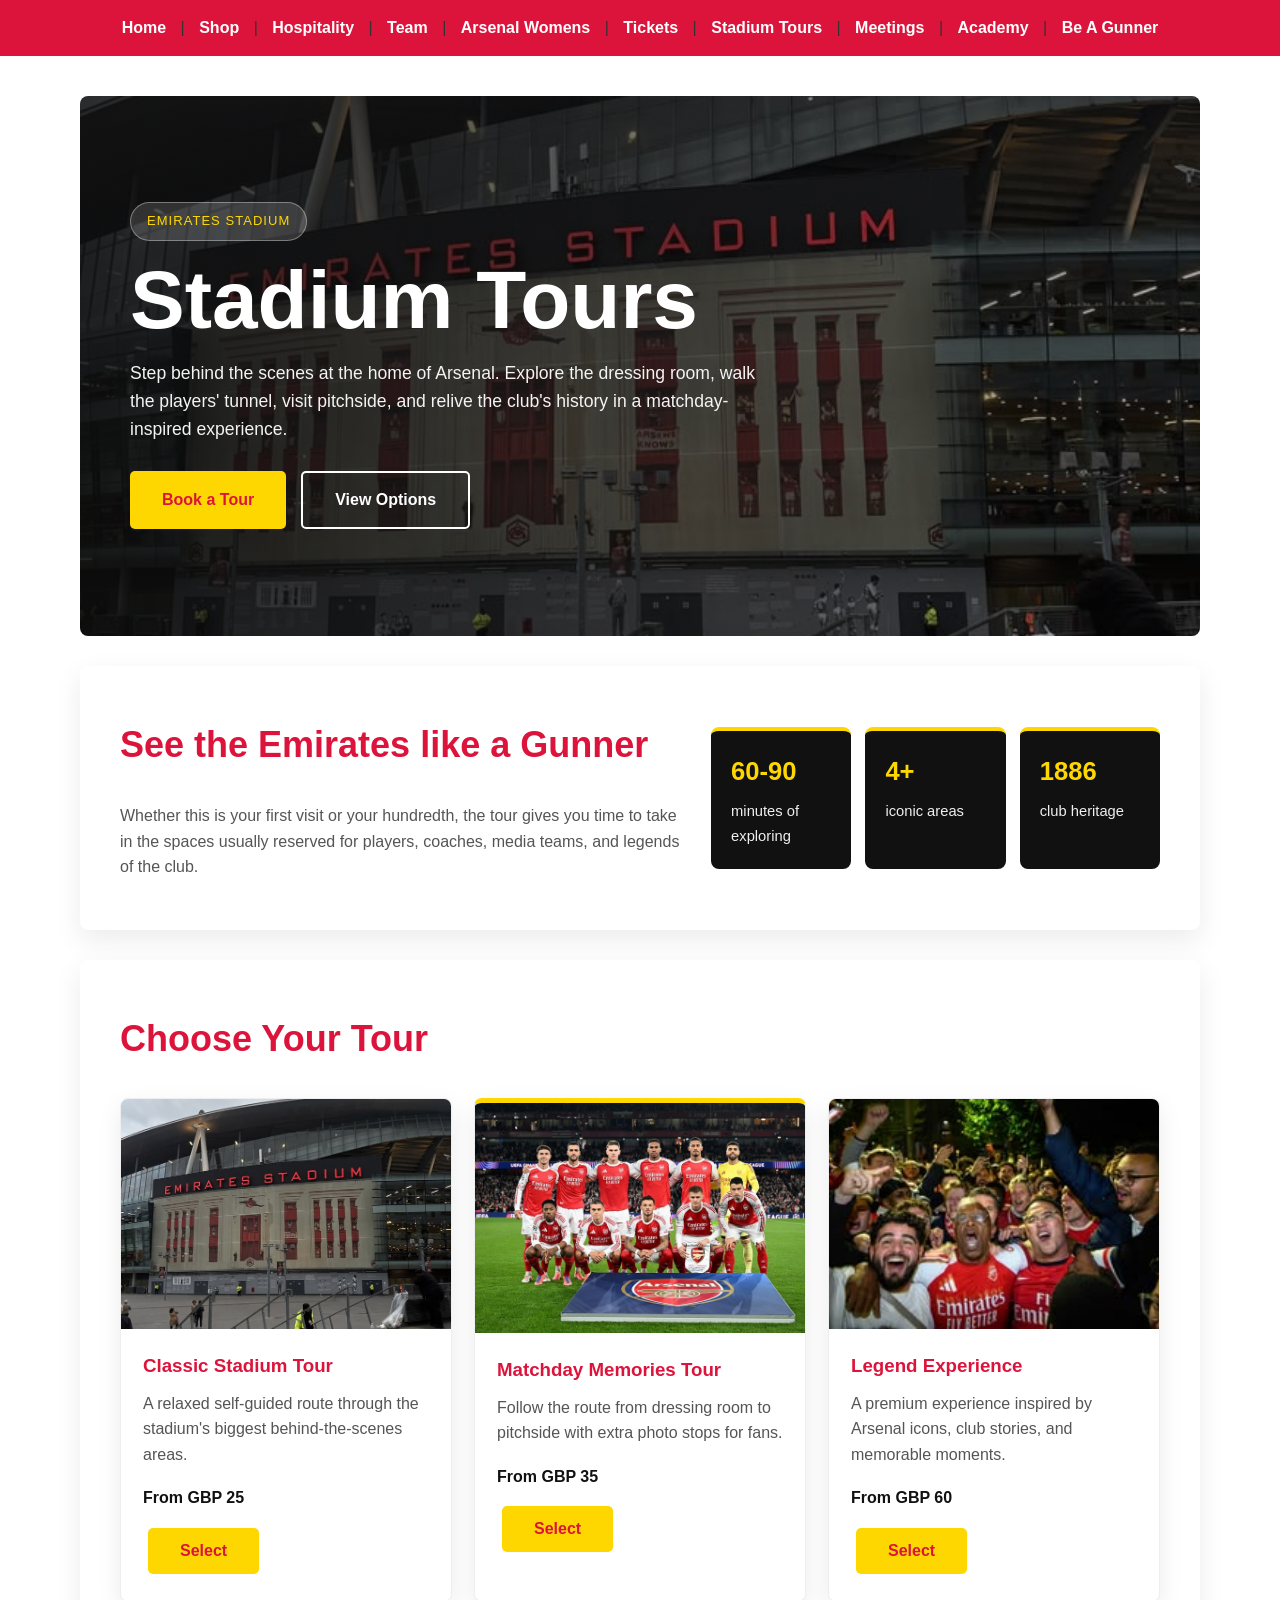
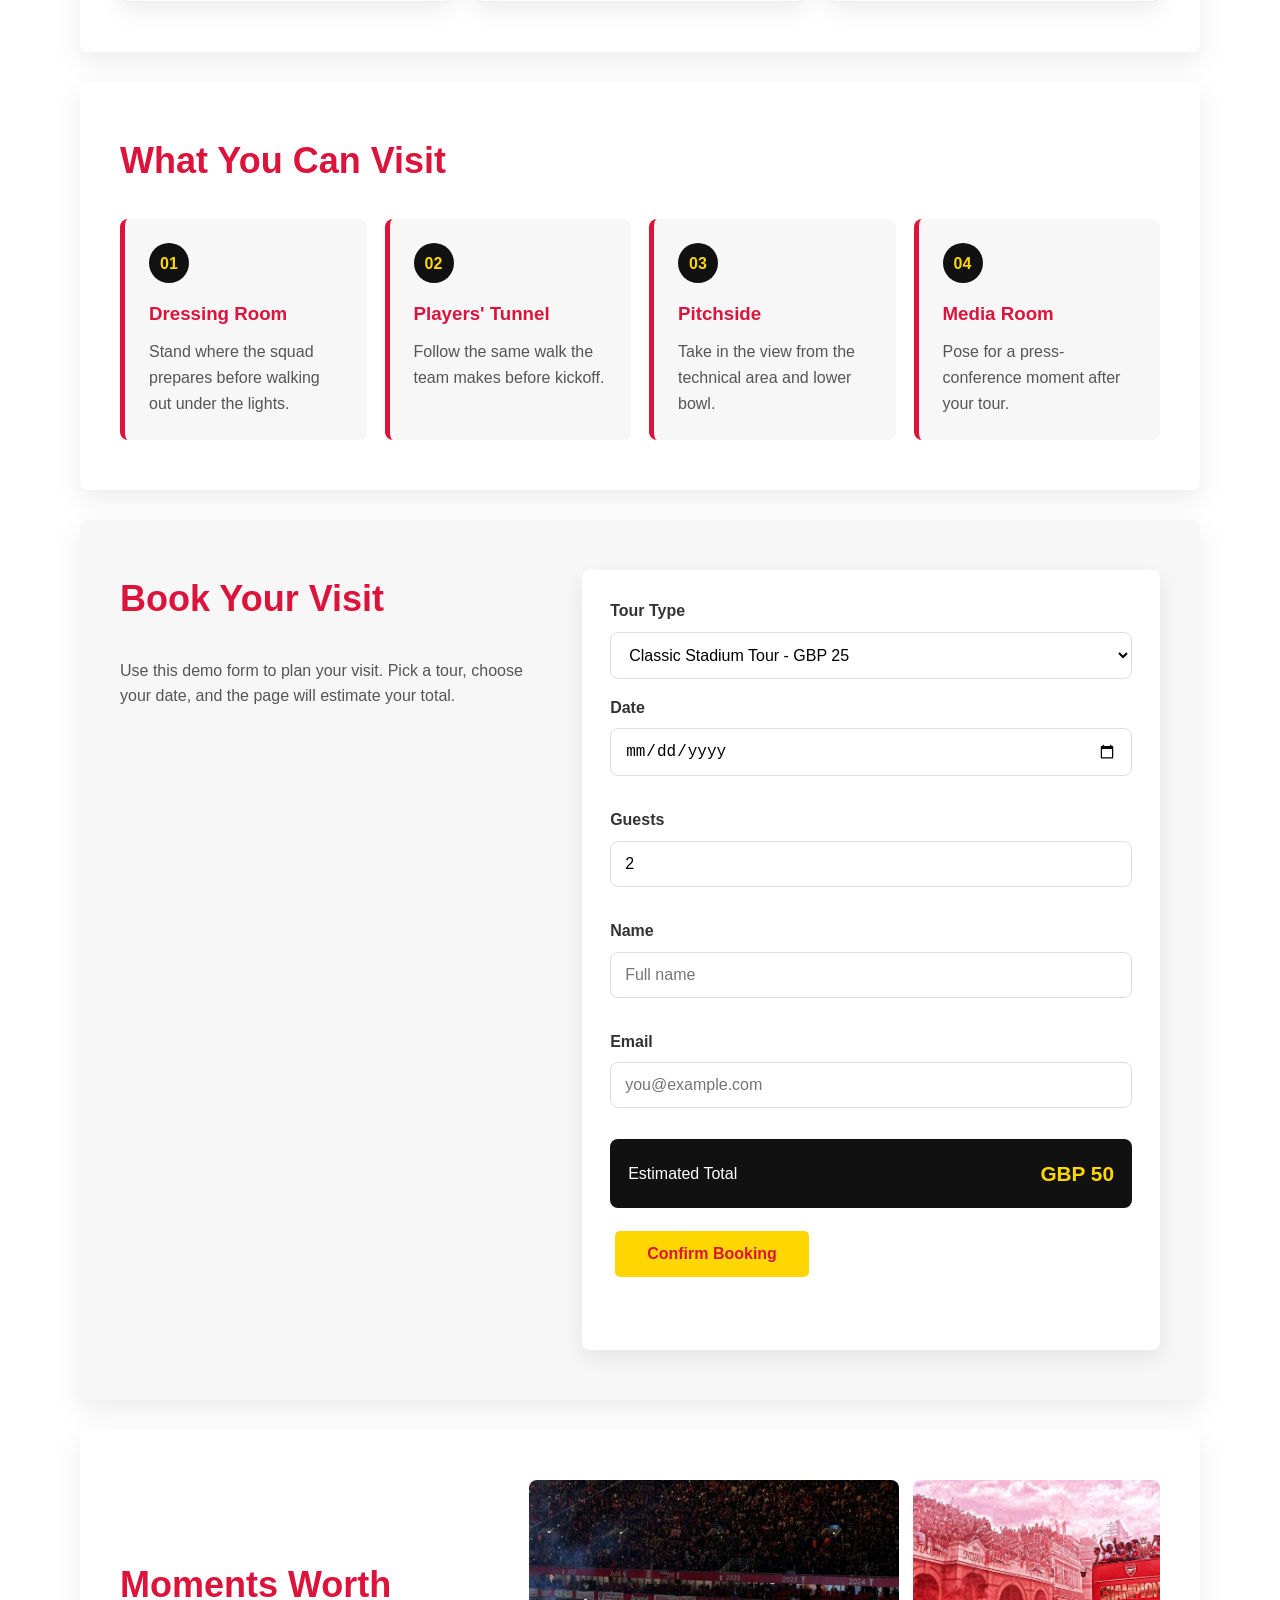
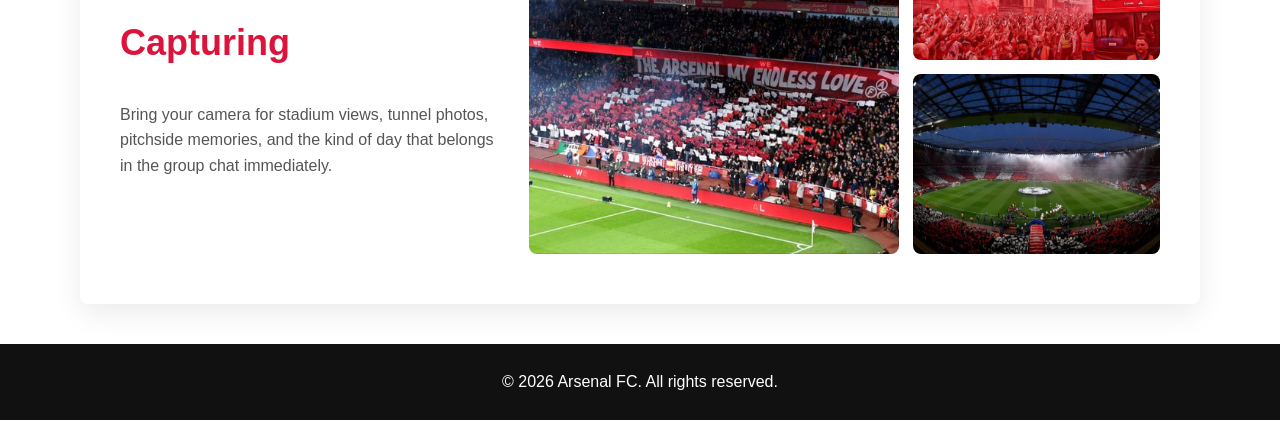
<file: stadium-tours.html>
<!DOCTYPE html>
<html lang="en">
<head>
  <meta charset="UTF-8">
  <meta name="viewport" content="width=device-width, initial-scale=1.0">
  <title>Stadium Tours - Arsenal Website</title>
  <link rel="stylesheet" href="style.css">
</head>
<body>
  <nav>
    <a href="index.html">Home</a> |
    <a href="shop.html">Shop</a> |
    <a href="hospitality.html">Hospitality</a> |
    <a href="team.html">Team</a> |
    <a href="arsenal-womens.html">Arsenal Womens</a> |
    <a href="tickets.html">Tickets</a> |
    <a href="stadium-tours.html">Stadium Tours</a> |
    <a href="meetings.html">Meetings</a> |
    <a href="Academy.html">Academy</a> |
    <a href="BeAGunner.html">Be A Gunner</a>
  </nav>

  <main class="stadium-tours-page">
    <header class="tour-hero">
      <div class="tour-hero-content">
        <span class="hero-tag">Emirates Stadium</span>
        <h1>Stadium Tours</h1>
        <p>Step behind the scenes at the home of Arsenal. Explore the dressing room, walk the players' tunnel, visit pitchside, and relive the club's history in a matchday-inspired experience.</p>
        <div class="cta-buttons">
          <a class="btn btn-primary" href="#booking">Book a Tour</a>
          <a class="btn btn-secondary" href="#tour-options">View Options</a>
        </div>
      </div>
    </header>

    <section class="tour-intro">
      <div>
        <h2>See the Emirates like a Gunner</h2>
        <p>Whether this is your first visit or your hundredth, the tour gives you time to take in the spaces usually reserved for players, coaches, media teams, and legends of the club.</p>
      </div>
      <div class="tour-stats">
        <div>
          <strong>60-90</strong>
          <span>minutes of exploring</span>
        </div>
        <div>
          <strong>4+</strong>
          <span>iconic areas</span>
        </div>
        <div>
          <strong>1886</strong>
          <span>club heritage</span>
        </div>
      </div>
    </section>

    <section id="tour-options" class="tour-options">
      <h2>Choose Your Tour</h2>
      <div class="tour-card-grid">
        <article class="tour-card">
          <img src="images/Emirates stadium Arsenal.jpeg" alt="Emirates Stadium exterior">
          <div>
            <h3>Classic Stadium Tour</h3>
            <p>A relaxed self-guided route through the stadium's biggest behind-the-scenes areas.</p>
            <span class="tour-price">From GBP 25</span>
            <button class="btn btn-primary" onclick="selectTour('Classic Stadium Tour', 25)">Select</button>
          </div>
        </article>

        <article class="tour-card featured-tour">
          <img src="images/download (57).jpeg" alt="Emirates Stadium seating">
          <div>
            <h3>Matchday Memories Tour</h3>
            <p>Follow the route from dressing room to pitchside with extra photo stops for fans.</p>
            <span class="tour-price">From GBP 35</span>
            <button class="btn btn-primary" onclick="selectTour('Matchday Memories Tour', 35)">Select</button>
          </div>
        </article>

        <article class="tour-card">
          <img src="images/Ian Wright joins Arsenal fans at Emirates Stadium___.jpeg" alt="Arsenal fans at Emirates Stadium">
          <div>
            <h3>Legend Experience</h3>
            <p>A premium experience inspired by Arsenal icons, club stories, and memorable moments.</p>
            <span class="tour-price">From GBP 60</span>
            <button class="btn btn-primary" onclick="selectTour('Legend Experience', 60)">Select</button>
          </div>
        </article>
      </div>
    </section>

    <section class="tour-route">
      <h2>What You Can Visit</h2>
      <div class="route-list">
        <div>
          <span>01</span>
          <h3>Dressing Room</h3>
          <p>Stand where the squad prepares before walking out under the lights.</p>
        </div>
        <div>
          <span>02</span>
          <h3>Players' Tunnel</h3>
          <p>Follow the same walk the team makes before kickoff.</p>
        </div>
        <div>
          <span>03</span>
          <h3>Pitchside</h3>
          <p>Take in the view from the technical area and lower bowl.</p>
        </div>
        <div>
          <span>04</span>
          <h3>Media Room</h3>
          <p>Pose for a press-conference moment after your tour.</p>
        </div>
      </div>
    </section>

    <section id="booking" class="tour-booking">
      <div class="booking-copy">
        <h2>Book Your Visit</h2>
        <p>Use this demo form to plan your visit. Pick a tour, choose your date, and the page will estimate your total.</p>
      </div>

      <form class="booking-form" onsubmit="confirmTourBooking(event)">
        <div class="form-row">
          <label for="tourType">Tour Type</label>
          <select id="tourType" onchange="updateTourTotal()">
            <option value="Classic Stadium Tour|25">Classic Stadium Tour - GBP 25</option>
            <option value="Matchday Memories Tour|35">Matchday Memories Tour - GBP 35</option>
            <option value="Legend Experience|60">Legend Experience - GBP 60</option>
          </select>
        </div>

        <div class="form-row">
          <label for="tourDate">Date</label>
          <input id="tourDate" type="date" required>
        </div>

        <div class="form-row">
          <label for="tourGuests">Guests</label>
          <input id="tourGuests" type="number" min="1" max="10" value="2" onchange="updateTourTotal()" required>
        </div>

        <div class="form-row">
          <label for="tourName">Name</label>
          <input id="tourName" type="text" placeholder="Full name" required>
        </div>

        <div class="form-row">
          <label for="tourEmail">Email</label>
          <input id="tourEmail" type="email" placeholder="you@example.com" required>
        </div>

        <div class="tour-total">
          <span>Estimated Total</span>
          <strong id="tourTotal">GBP 50</strong>
        </div>

        <button class="btn btn-primary" type="submit">Confirm Booking</button>
        <p id="tourBookingMessage" class="booking-message"></p>
      </form>
    </section>

    <section class="tour-gallery-band">
      <div>
        <h2>Moments Worth Capturing</h2>
        <p>Bring your camera for stadium views, tunnel photos, pitchside memories, and the kind of day that belongs in the group chat immediately.</p>
      </div>
      <div class="tour-gallery">
        <img src="images/download (54).jpeg" alt="Emirates Stadium view">
        <img src="images/download (55).jpeg" alt="Arsenal crowd view">
        <img src="images/Arsenal the greatest.jpeg" alt="Arsenal club moment">
      </div>
    </section>
  </main>

  <footer>
    <p>&copy; 2026 Arsenal FC. All rights reserved.</p>
  </footer>

  <script>
    function parseTourSelection() {
      const selected = document.getElementById('tourType').value.split('|');
      return {
        name: selected[0],
        price: Number(selected[1])
      };
    }

    function updateTourTotal() {
      const tour = parseTourSelection();
      const guests = Math.max(1, Number(document.getElementById('tourGuests').value || 1));
      document.getElementById('tourTotal').textContent = 'GBP ' + (tour.price * guests);
    }

    function selectTour(name, price) {
      document.getElementById('tourType').value = name + '|' + price;
      updateTourTotal();
      document.getElementById('booking').scrollIntoView({ behavior: 'smooth' });
    }

    function confirmTourBooking(event) {
      event.preventDefault();
      const tour = parseTourSelection();
      const guests = Math.max(1, Number(document.getElementById('tourGuests').value || 1));
      const date = document.getElementById('tourDate').value;
      const name = document.getElementById('tourName').value.trim();
      const message = document.getElementById('tourBookingMessage');

      message.textContent = 'Thanks, ' + name + '. Your ' + tour.name + ' for ' + guests + ' guest(s) on ' + date + ' has been reserved in this demo.';
      message.className = 'booking-message success';
    }

    updateTourTotal();
  </script>
</body>
</html>
</file>
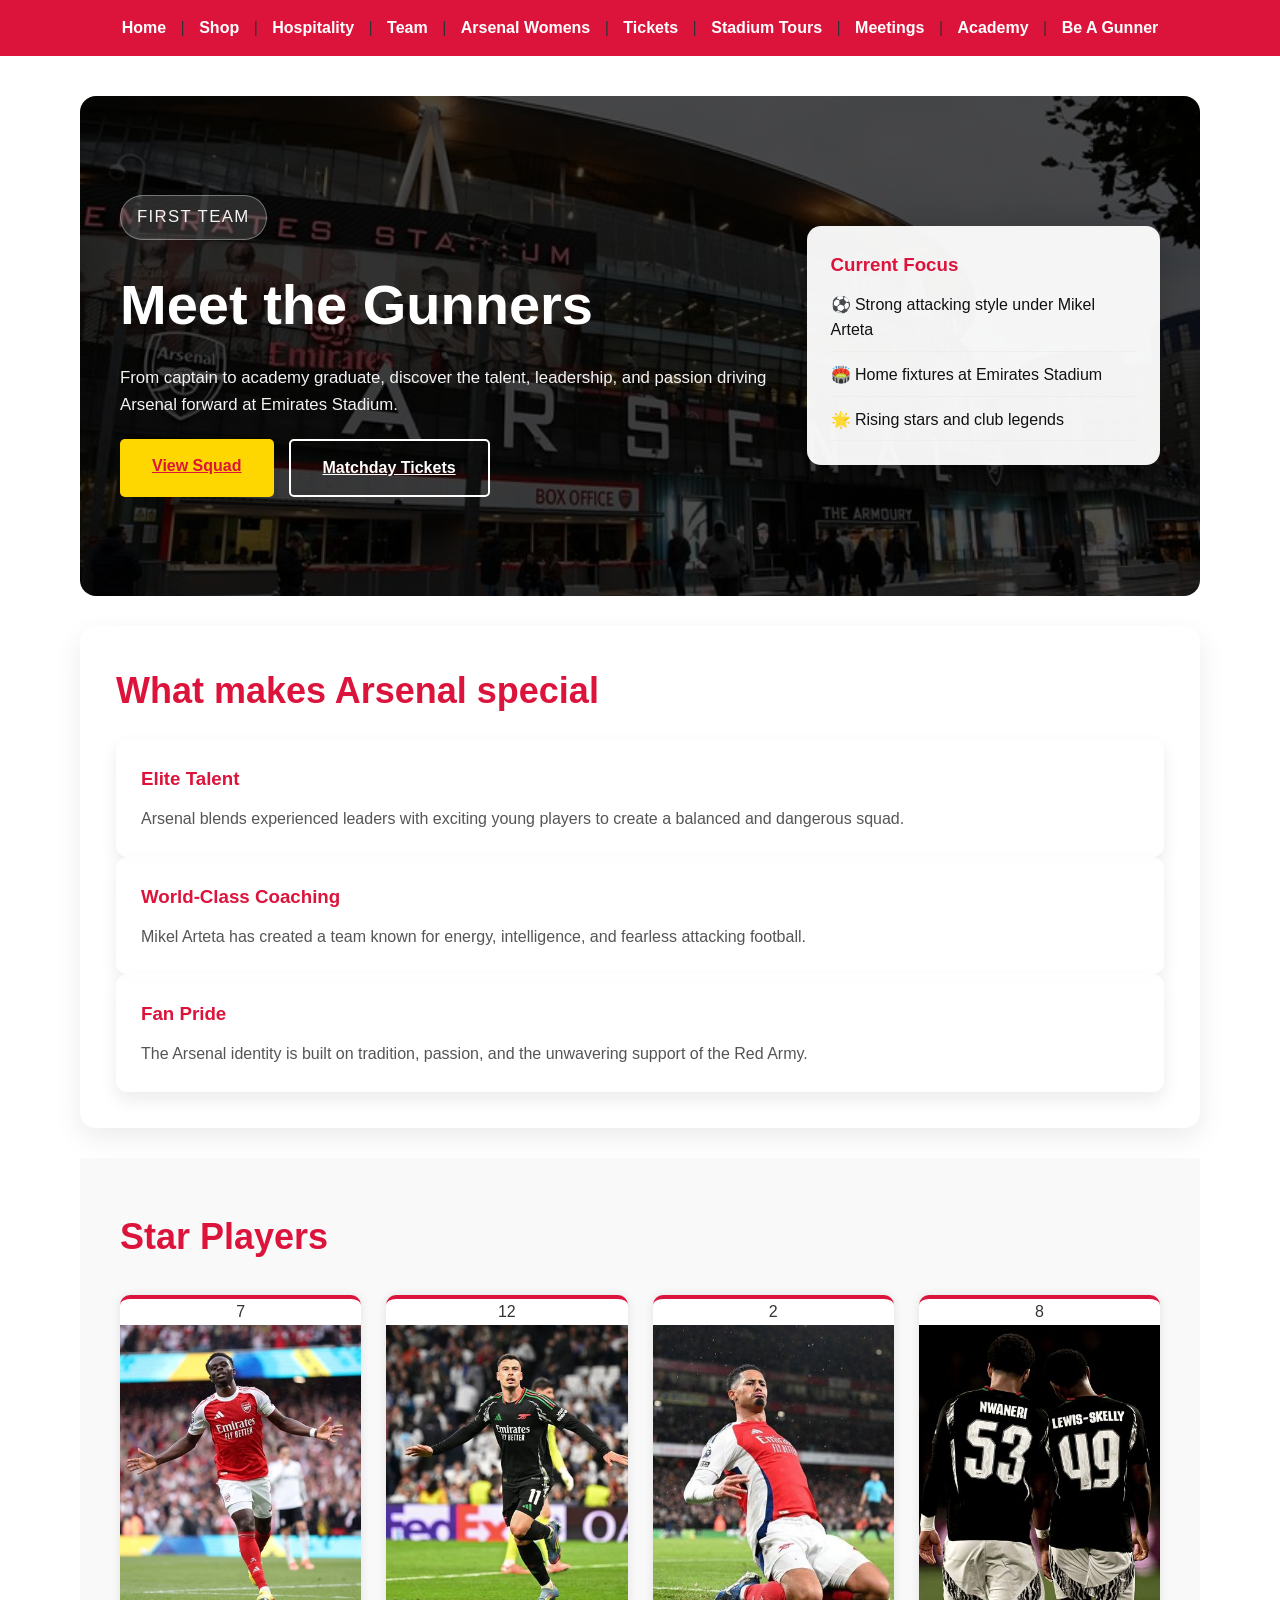
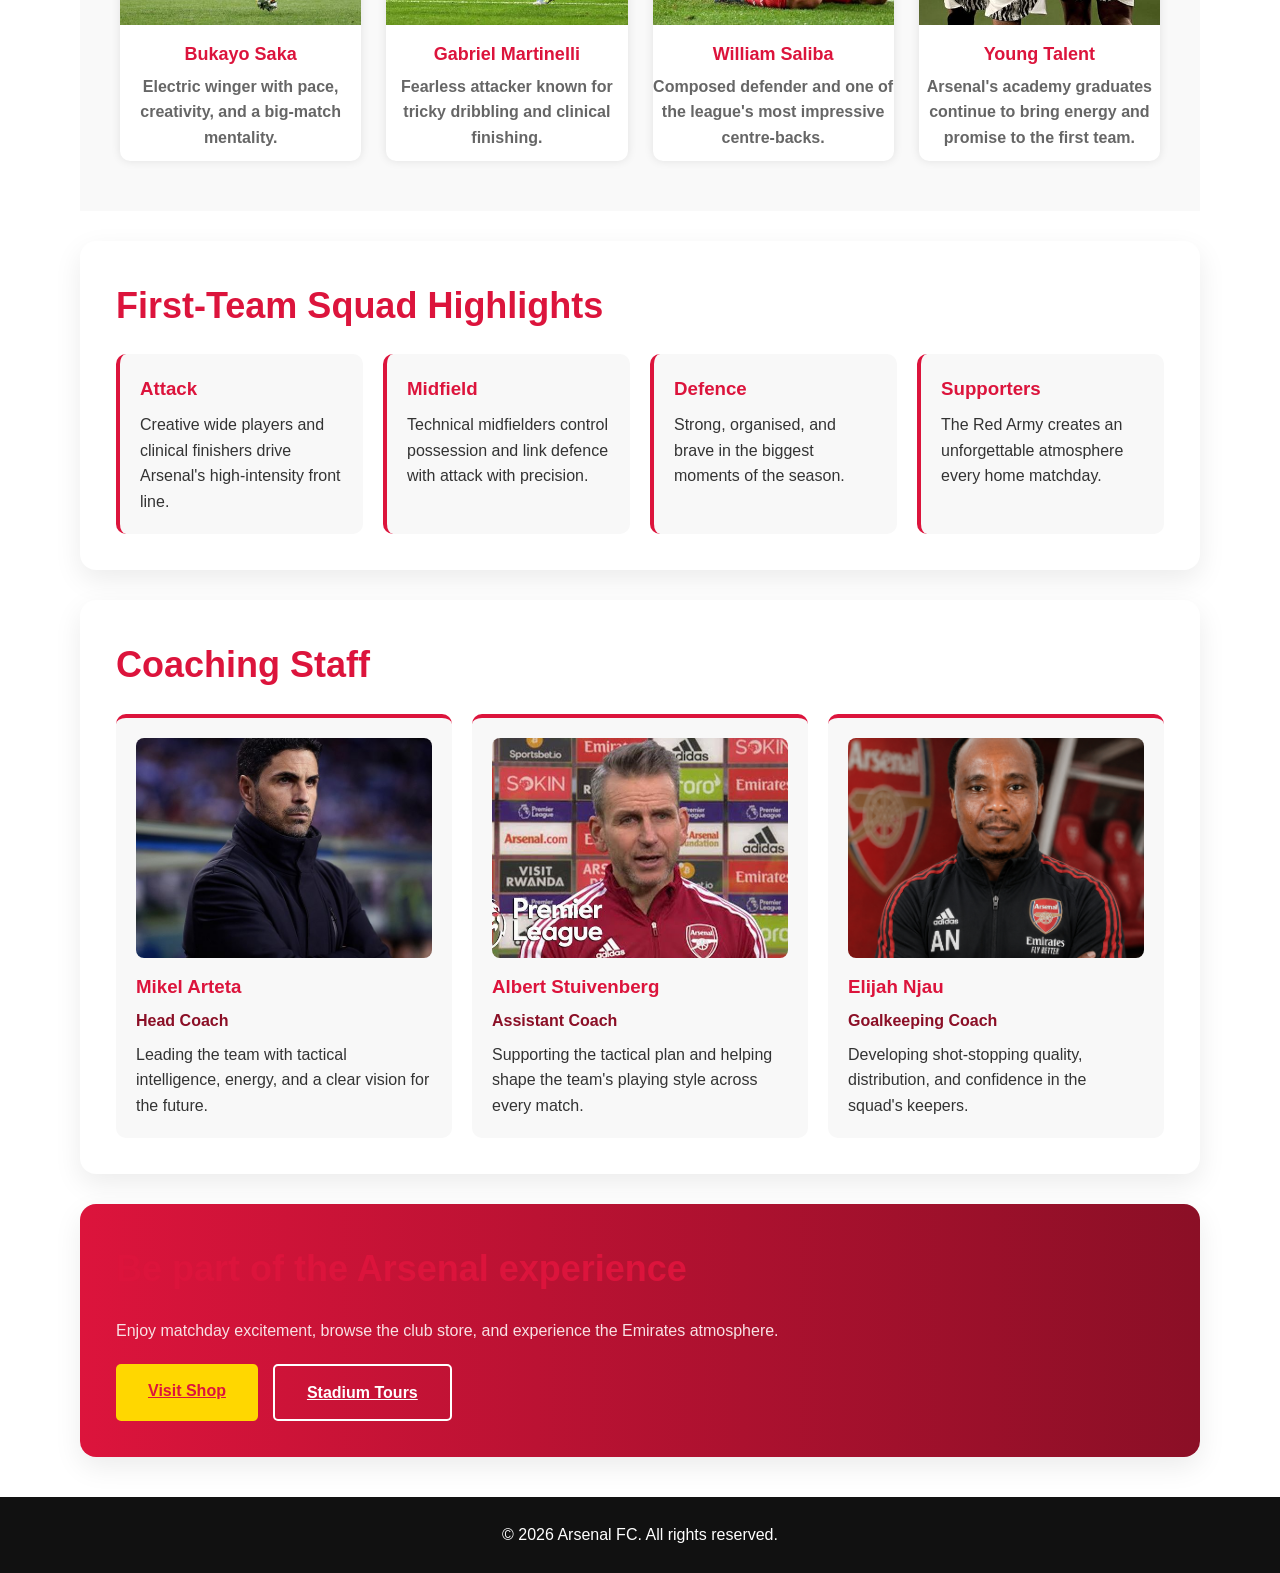
<file: team.html>
<!DOCTYPE html>
<html lang="en">
<head>
  <meta charset="UTF-8">
  <title>Team - Arsenal Website</title>
  <link rel="stylesheet" href="style.css">
</head>
<body>
  <nav>
    <a href="index.html">Home</a> |
    <a href="shop.html">Shop</a> |
    <a href="hospitality.html">Hospitality</a> |
    <a href="team.html">Team</a> |
    <a href="arsenal-womens.html">Arsenal Womens</a> |
    <a href="tickets.html">Tickets</a> |
    <a href="stadium-tours.html">Stadium Tours</a> |
    <a href="meetings.html">Meetings</a> |
    <a href="Academy.html">Academy</a> |
    <a href="BeAGunner.html">Be A Gunner</a>
  </nav>

  <main class="team-page">
    <section class="team-hero">
      <div class="team-hero-content">
        <p class="hero-tag">First Team</p>
        <h1>Meet the Gunners</h1>
        <p>From captain to academy graduate, discover the talent, leadership, and passion driving Arsenal forward at Emirates Stadium.</p>
        <div class="cta-buttons">
          <a href="#squad" class="btn btn-primary">View Squad</a>
          <a href="tickets.html" class="btn btn-secondary">Matchday Tickets</a>
        </div>
      </div>

      <div class="team-hero-card">
        <h3>Current Focus</h3>
        <ul>
          <li>⚽ Strong attacking style under Mikel Arteta</li>
          <li>🏟️ Home fixtures at Emirates Stadium</li>
          <li>🌟 Rising stars and club legends</li>
        </ul>
      </div>
    </section>

    <section class="team-overview">
      <h2>What makes Arsenal special</h2>
      <div class="overview-grid">
        <article class="overview-card">
          <h3>Elite Talent</h3>
          <p>Arsenal blends experienced leaders with exciting young players to create a balanced and dangerous squad.</p>
        </article>
        <article class="overview-card">
          <h3>World-Class Coaching</h3>
          <p>Mikel Arteta has created a team known for energy, intelligence, and fearless attacking football.</p>
        </article>
        <article class="overview-card">
          <h3>Fan Pride</h3>
          <p>The Arsenal identity is built on tradition, passion, and the unwavering support of the Red Army.</p>
        </article>
      </div>
    </section>

    <section class="featured-players" id="squad">
      <h2>Star Players</h2>
      <div class="players-grid">
        <article class="player-card">
          <span class="player-number">7</span>
          <img src="images/bukayo saka.jpeg" alt="Bukayo Saka">
          <h3>Bukayo Saka</h3>
          <p>Electric winger with pace, creativity, and a big-match mentality.</p>
        </article>
        <article class="player-card">
          <span class="player-number">12</span>
          <img src="images/download (53).jpeg" alt="Gabriel Martinelli">
          <h3>Gabriel Martinelli</h3>
          <p>Fearless attacker known for tricky dribbling and clinical finishing.</p>
        </article>
        <article class="player-card">
          <span class="player-number">2</span>
          <img src="images/Saliba.jpeg" alt="William Saliba">
          <h3>William Saliba</h3>
          <p>Composed defender and one of the league's most impressive centre-backs.</p>
        </article>
        <article class="player-card">
          <span class="player-number">8</span>
          <img src="images/ethan nwaneri and myles lewis-skelly.jpeg" alt="Ethan Nwaneri and Myles Lewis-Skelly">
          <h3>Young Talent</h3>
          <p>Arsenal's academy graduates continue to bring energy and promise to the first team.</p>
        </article>
      </div>
    </section>

    <section class="squad-section">
      <h2>First-Team Squad Highlights</h2>
      <div class="squad-grid">
        <article class="squad-card">
          <h3>Attack</h3>
          <p>Creative wide players and clinical finishers drive Arsenal's high-intensity front line.</p>
        </article>
        <article class="squad-card">
          <h3>Midfield</h3>
          <p>Technical midfielders control possession and link defence with attack with precision.</p>
        </article>
        <article class="squad-card">
          <h3>Defence</h3>
          <p>Strong, organised, and brave in the biggest moments of the season.</p>
        </article>
        <article class="squad-card">
          <h3>Supporters</h3>
          <p>The Red Army creates an unforgettable atmosphere every home matchday.</p>
        </article>
      </div>
    </section>

    <section class="coaching-staff">
      <h2>Coaching Staff</h2>
      <div class="staff-grid">
        <article class="staff-card">
          <img src="images/download (59).jpeg" alt="Mikel Arteta">
          <h3>Mikel Arteta</h3>
          <p class="staff-role">Head Coach</p>
          <p>Leading the team with tactical intelligence, energy, and a clear vision for the future.</p>
        </article>
        <article class="staff-card">
          <img src="images/Albert Stuivenberg_ _Inconsistency_ in penalty decisions _ Premier League _ NBC Sports.jpeg" alt="Albert Stuivenberg">
          <h3>Albert Stuivenberg</h3>
          <p class="staff-role">Assistant Coach</p>
          <p>Supporting the tactical plan and helping shape the team's playing style across every match.</p>
        </article>
        <article class="staff-card">
          <img src="images/dad Arsenal.png" alt="Elijah Njau">
          <h3>Elijah Njau</h3>
          <p class="staff-role">Goalkeeping Coach</p>
          <p>Developing shot-stopping quality, distribution, and confidence in the squad's keepers.</p>
        </article>
      </div>
    </section>

    <section class="team-cta">
      <h2>Be part of the Arsenal experience</h2>
      <p>Enjoy matchday excitement, browse the club store, and experience the Emirates atmosphere.</p>
      <div class="cta-buttons">
        <a href="shop.html" class="btn btn-primary">Visit Shop</a>
        <a href="stadium-tours.html" class="btn btn-secondary">Stadium Tours</a>
      </div>
    </section>
  </main>

  <footer>
    <p>&copy; 2026 Arsenal FC. All rights reserved.</p>
  </footer>
</body>
</html>
</file>
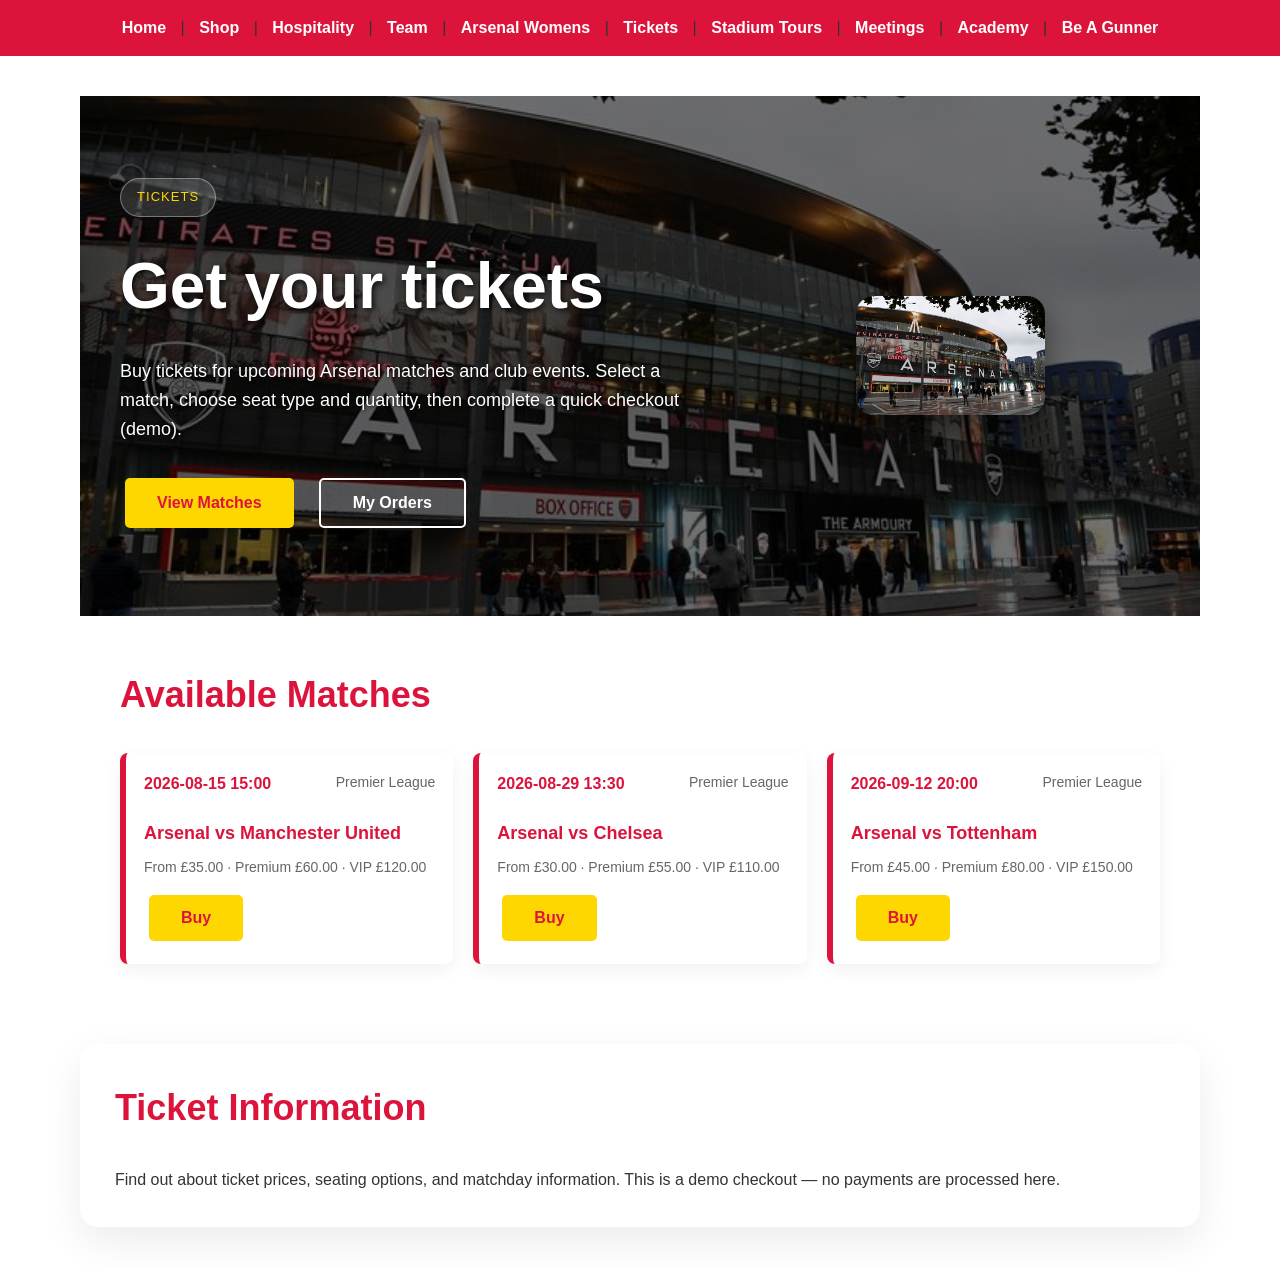
<file: tickets.html>
<!DOCTYPE html>
<html lang="en">
<head>
  <meta charset="UTF-8">
  <title>Tickets - Arsenal Website</title>
  <link rel="stylesheet" href="style.css">
</head>
<body>
  <nav>
    <a href="index.html">Home</a> |
    <a href="shop.html">Shop</a> |
    <a href="hospitality.html">Hospitality</a> |
    <a href="team.html">Team</a> |
    <a href="arsenal-womens.html">Arsenal Womens</a> |
    <a href="tickets.html">Tickets</a> |
    <a href="stadium-tours.html">Stadium Tours</a> |
    <a href="meetings.html">Meetings</a> |
    <a href="Academy.html">Academy</a> |
    <a href="BeAGunner.html">Be A Gunner</a>
  </nav>
  <main>
    <header class="hero">
      <div class="hero-content">
        <span class="hero-tag">Tickets</span>
        <h1>Get your tickets</h1>
        <p>Buy tickets for upcoming Arsenal matches and club events. Select a match, choose seat type and quantity, then complete a quick checkout (demo).</p>
        <div class="cta-buttons">
          <button class="btn btn-primary" onclick="document.getElementById('matches').scrollIntoView()">View Matches</button>
          <button class="btn btn-secondary" onclick="renderOrders()">My Orders</button>
        </div>
      </div>
      <div class="hero-image-frame">
        <img class="hero-image" src="images/Arsenal emirates stadium 2021 ✌️😍.jpeg" alt="Emirates Stadium">
      </div>
    </header>

    <section id="matches" class="upcoming-matches">
      <h2>Available Matches</h2>
      <div id="matchList" class="match-list ticket-list"></div>
    </section>

    <section id="purchasePanel" class="purchase-panel hidden">
      <h2>Purchase Tickets</h2>
      <div id="selectedMatch" class="small"></div>
      <div class="form-row">
        <label>Seat Type</label>
        <select id="seatType" onchange="updateTotal()">
          <option value="standard">Standard</option>
          <option value="premium">Premium</option>
          <option value="vip">VIP</option>
        </select>
      </div>
      <div class="form-row" style="margin-top:10px;">
        <label>Quantity</label>
        <input id="quantity" type="number" min="1" value="1" onchange="updateTotal()">
      </div>
      <div class="form-row" style="margin-top:10px;">
        <label>Name</label>
        <input id="buyerName" type="text" placeholder="Full name">
      </div>
      <div class="form-row" style="margin-top:10px;">
        <label>Email</label>
        <input id="buyerEmail" type="email" placeholder="you@example.com">
      </div>

      <div id="orderSummary" class="order-summary">
        <div>Price per seat: <span id="pricePer">£0.00</span></div>
        <div>Quantity: <span id="summaryQty">1</span></div>
        <div>Service fee: <span id="serviceFee">£0.00</span></div>
        <div style="font-weight:700; margin-top:8px;">Total: <span id="totalPrice">£0.00</span></div>
      </div>

      <div class="order-actions">
        <button class="btn btn-primary" onclick="confirmPurchase()">Purchase</button>
        <button class="btn" onclick="closePurchase()">Cancel</button>
      </div>
    </section>

    <section id="orders" class="orders-list hidden">
      <h2>My Orders</h2>
      <div id="ordersContainer"></div>
      <div style="text-align:center; margin-top:12px;"><button class="btn" onclick="clearOrders()">Clear Orders</button></div>
    </section>

    <section id="confirmation" class="order-confirm hidden">
      <h2>Order Confirmed</h2>
      <div id="confirmationDetails" class="order-summary"></div>
    </section>

    <section id="ticket-info">
      <h2>Ticket Information</h2>
      <p>Find out about ticket prices, seating options, and matchday information. This is a demo checkout — no payments are processed here.</p>
    </section>

    <script>
      const matches = [
        { id: 1, date: '2026-08-15', time: '15:00', opponent: 'Manchester United', competition: 'Premier League', prices: { standard: 35, premium: 60, vip: 120 } },
        { id: 2, date: '2026-08-29', time: '13:30', opponent: 'Chelsea', competition: 'Premier League', prices: { standard: 30, premium: 55, vip: 110 } },
        { id: 3, date: '2026-09-12', time: '20:00', opponent: 'Tottenham', competition: 'Premier League', prices: { standard: 45, premium: 80, vip: 150 } }
      ];

      let selectedMatch = null;

      function formatCurrency(n){ return '£' + n.toFixed(2); }

      function renderMatches(){
        const container = document.getElementById('matchList');
        container.innerHTML = '';
        matches.forEach(m => {
          const div = document.createElement('div');
          div.className = 'match-card ticket-card';
          div.innerHTML = `
            <div class="ticket-meta"><div class="match-date">${m.date} ${m.time}</div><div class="match-competition">${m.competition}</div></div>
            <div class="match-teams">Arsenal vs ${m.opponent}</div>
            <div class="small">From ${formatCurrency(m.prices.standard)} · Premium ${formatCurrency(m.prices.premium)} · VIP ${formatCurrency(m.prices.vip)}</div>
            <div style="margin-top:12px;"><button class="btn btn-primary" onclick="openPurchase(${m.id})">Buy</button></div>
          `;
          container.appendChild(div);
        });
      }

      function openPurchase(id){
        selectedMatch = matches.find(x => x.id === id);
        document.getElementById('selectedMatch').innerText = `${selectedMatch.date} ${selectedMatch.time} — Arsenal vs ${selectedMatch.opponent}`;
        document.getElementById('seatType').value = 'standard';
        document.getElementById('quantity').value = 1;
        document.getElementById('buyerName').value = '';
        document.getElementById('buyerEmail').value = '';
        document.getElementById('purchasePanel').classList.remove('hidden');
        document.getElementById('orders').classList.add('hidden');
        updateTotal();
        document.getElementById('purchasePanel').scrollIntoView({behavior:'smooth'});
      }

      function closePurchase(){
        document.getElementById('purchasePanel').classList.add('hidden');
      }

      function updateTotal(){
        const type = document.getElementById('seatType').value;
        const qty = Math.max(1, parseInt(document.getElementById('quantity').value || 1));
        const base = selectedMatch ? selectedMatch.prices[type] : 0;
        const service = Math.max(1, Math.round(base * 0.05 * 100)/100); // 5% fee approx
        const total = (base * qty) + service;
        document.getElementById('pricePer').innerText = formatCurrency(base);
        document.getElementById('summaryQty').innerText = qty;
        document.getElementById('serviceFee').innerText = formatCurrency(service);
        document.getElementById('totalPrice').innerText = formatCurrency(total);
      }

      function confirmPurchase(){
        const name = document.getElementById('buyerName').value.trim();
        const email = document.getElementById('buyerEmail').value.trim();
        if(!name || !email){ alert('Please enter your name and email.'); return; }
        const type = document.getElementById('seatType').value;
        const qty = Math.max(1, parseInt(document.getElementById('quantity').value || 1));
        const base = selectedMatch.prices[type];
        const service = Math.max(1, Math.round(base * 0.05 * 100)/100);
        const total = (base * qty) + service;

        const order = {
          id: 'ORD-' + Date.now(),
          match: selectedMatch,
          seatType: type,
          quantity: qty,
          buyer: { name, email },
          pricePer: base,
          serviceFee: service,
          total,
          purchasedAt: new Date().toISOString()
        };
        saveOrder(order);
        showConfirmation(order);
        document.getElementById('purchasePanel').classList.add('hidden');
      }

      function saveOrder(order){
        const stored = JSON.parse(localStorage.getItem('orders')||'[]');
        stored.push(order);
        localStorage.setItem('orders', JSON.stringify(stored));
      }

      function showConfirmation(order){
        const el = document.getElementById('confirmationDetails');
        el.innerHTML = `
          <div class="order-card">
            <div><strong>Order ID:</strong> ${order.id}</div>
            <div><strong>Match:</strong> ${order.match.date} ${order.match.time} — Arsenal vs ${order.match.opponent}</div>
            <div><strong>Seat:</strong> ${order.seatType} · Quantity: ${order.quantity}</div>
            <div><strong>Total:</strong> ${formatCurrency(order.total)}</div>
            <div style="margin-top:8px;"><button class="btn" onclick="printOrder('${order.id}')">Print / Save Receipt</button></div>
          </div>
        `;
        document.getElementById('confirmation').classList.remove('hidden');
        document.getElementById('confirmation').scrollIntoView({behavior:'smooth'});
      }

      function printOrder(id){
        const orders = JSON.parse(localStorage.getItem('orders')||'[]');
        const order = orders.find(o => o.id === id);
        if(!order) return alert('Order not found');
        const w = window.open('', '_blank');
        w.document.write('<pre style="font-family:Arial;">' + JSON.stringify(order, null, 2) + '</pre>');
        w.print();
      }

      function renderOrders(){
        const container = document.getElementById('ordersContainer');
        const stored = JSON.parse(localStorage.getItem('orders')||'[]');
        container.innerHTML = '';
        if(stored.length === 0) container.innerHTML = '<div class="small">No orders yet.</div>';
        stored.slice().reverse().forEach(o => {
          const d = document.createElement('div');
          d.className = 'order-card';
          d.innerHTML = `
            <div><strong>${o.id}</strong> · ${new Date(o.purchasedAt).toLocaleString()}</div>
            <div>${o.match.date} ${o.match.time} — Arsenal vs ${o.match.opponent}</div>
            <div>Seat: ${o.seatType} · Qty: ${o.quantity} · Total: ${formatCurrency(o.total)}</div>
            <div style="margin-top:8px;"><button class="btn" onclick="printOrder('${o.id}')">Receipt</button></div>
          `;
          container.appendChild(d);
        });
        document.getElementById('orders').classList.remove('hidden');
        document.getElementById('confirmation').classList.add('hidden');
        document.getElementById('purchasePanel').classList.add('hidden');
        document.getElementById('orders').scrollIntoView({behavior:'smooth'});
      }

      function clearOrders(){
        if(!confirm('Clear all saved orders?')) return;
        localStorage.removeItem('orders');
        renderOrders();
      }

      // initial render
      renderMatches();
    </script>
    
  </main>
</body>
</html>
</file>
<file: style.css>
/* ===== UNIVERSAL STYLES ===== */
* {
  margin: 0;
  padding: 0;
  box-sizing: border-box;
}

body {
  font-family: Arial, sans-serif;
  line-height: 1.6;
  color: #333;
}

/* ===== NAVIGATION STYLES ===== */
nav {
  background-color: #DC143C;
  padding: 15px;
  text-align: center;
}

nav a {
  color: white;
  text-decoration: none;
  margin: 0 10px;
  font-weight: bold;
}

nav a:hover {
  color: #FFD700;
}

/* ===== MAIN CONTENT ===== */
main {
  padding: 40px;
  max-width: 1200px;
  margin: 0 auto;
}

/* ===== HERO SECTION ===== */
.hero {
  display: flex;
  align-items: center;
  justify-content: center;
  gap: 40px;
  background: linear-gradient(rgba(0, 0, 0, 0.55), rgba(0, 0, 0, 0.55)), url('images/Arsenal emirates stadium 2021 ✌️😍.jpeg') center/cover;
  color: white;
  padding: 80px 40px;
  min-height: 520px;
  text-align: left;
}

.hero-content {
  flex: 1;
  max-width: 700px;
}

.hero h1 {
  font-size: clamp(40px, 5vw, 64px);
  margin-bottom: 20px;
  text-shadow: 2px 2px 6px rgba(0, 0, 0, 0.85);
}

.hero p {
  font-size: 18px;
  margin-bottom: 30px;
  max-width: 620px;
  text-shadow: 1px 1px 3px rgba(0, 0, 0, 0.8);
}

.hero-tag {
  display: inline-block;
  margin-bottom: 18px;
  padding: 8px 16px;
  border-radius: 999px;
  background: rgba(255, 255, 255, 0.15);
  color: #FFD700;
  border: 1px solid rgba(255, 255, 255, 0.35);
  text-transform: uppercase;
  font-size: 13px;
  letter-spacing: 0.08em;
}

.hero-image-frame {
  display: flex;
  justify-content: center;
  align-items: center;
  width: 420px;
}

.hero-image {
  width: 420px;
  max-width: 45%;
  border-radius: 18px;
  box-shadow: 0 10px 30px rgba(0, 0, 0, 0.45);
  display: block;
}

/* ===== BUTTONS ===== */
.cta-buttons {
  display: flex;
  flex-wrap: wrap;
  gap: 15px;
}

.btn {
  padding: 14px 32px;
  font-size: 16px;
  border: none;
  cursor: pointer;
  border-radius: 5px;
  font-weight: bold;
  transition: transform 0.2s ease, box-shadow 0.2s ease;
}

.btn:hover {
  transform: translateY(-2px);
  box-shadow: 0 8px 18px rgba(0, 0, 0, 0.18);
}

.btn a {
  text-decoration: none;
  color: inherit;
}

.btn-primary {
  background-color: #FFD700;
  color: #DC143C;
}

.btn-primary:hover {
  background-color: #FFC400;
}

.btn-secondary {
  background-color: transparent;
  color: white;
  border: 2px solid white;
}

.btn-secondary:hover {
  background-color: white;
  color: #DC143C;
}

/* ===== CLUB OVERVIEW ===== */
.club-overview .overview-grid {
  display: grid;
  grid-template-columns: repeat(auto-fit, minmax(240px, 1fr));
  gap: 20px;
  margin-top: 30px;
}

.overview-card {
  background: rgba(255, 255, 255, 0.95);
  padding: 25px;
  border-radius: 12px;
  box-shadow: 0 8px 18px rgba(0, 0, 0, 0.08);
}

.overview-card h3 {
  margin-bottom: 12px;
  color: #DC143C;
}

.overview-card p {
  color: #555;
}

@media (max-width: 900px) {
  .hero {
    flex-direction: column;
    text-align: center;
    padding: 60px 20px;
  }

  .hero-image {
    max-width: 100%;
    width: auto;
  }

  nav {
    padding: 20px 10px;
  }
}

.btn-secondary {
  background-color: transparent;
  color: white;
  border: 2px solid white;
}

.btn-secondary:hover {
  background-color: white;
  color: #DC143C;
}

/* ===== SECTIONS ===== */
section {
  padding: 50px 40px;
}

.registration-section {
  background: #f8f2f2;
  padding-bottom: 70px;
}

.form-card {
  max-width: 700px;
  margin: 0 auto;
  background: white;
  border-radius: 18px;
  padding: 35px;
  box-shadow: 0 18px 45px rgba(0, 0, 0, 0.08);
}

.form-card h2 {
  margin-bottom: 10px;
  color: #DC143C;
}

.form-card p {
  margin-bottom: 25px;
  color: #555;
}

.form-group {
  display: grid;
  gap: 8px;
  margin-bottom: 18px;
}

.form-group label {
  font-weight: bold;
  color: #333;
}

.form-group input,
.form-group select {
  width: 100%;
  padding: 14px 16px;
  border: 1px solid #ddd;
  border-radius: 10px;
  font-size: 15px;
  background: #fff;
}

.radio-row {
  display: flex;
  flex-wrap: wrap;
  gap: 18px;
  margin-bottom: 22px;
}

.radio-row label {
  display: flex;
  align-items: center;
  gap: 10px;
  background: #fff3f3;
  border: 1px solid #f1d4d7;
  border-radius: 999px;
  padding: 10px 16px;
  color: #8d1a2b;
  cursor: pointer;
}

.radio-row input {
  accent-color: #DC143C;
}

.form-result {
  margin-top: 24px;
  padding: 22px;
  border-radius: 14px;
  font-size: 16px;
  line-height: 1.7;
}

.form-result.success {
  background: #eef9f3;
  color: #1f5f35;
  border: 1px solid #b8e5c0;
}

.form-result.warning {
  background: #fff5e5;
  color: #7a4d10;
  border: 1px solid #f5d2a5;
}

.form-result.error {
  background: #ffe9ea;
  color: #7b1f2b;
  border: 1px solid #f2b4bc;
}

@media (max-width: 700px) {
  .hero {
    padding: 40px 20px;
  }

  .form-card {
    padding: 25px;
  }
}

section h2 {
  font-size: clamp(28px, 3vw, 36px);
  margin-bottom: 30px;
  color: #DC143C;
}

/* ===== QUICK LINKS SECTION ===== */
.quick-links {
  background-color: #f9f9f9;
}

.links-grid {
  display: grid;
  grid-template-columns: repeat(auto-fit, minmax(250px, 1fr));
  gap: 20px;
}

.link-card {
  background: white;
  padding: 30px;
  border-radius: 8px;
  box-shadow: 0 2px 10px rgba(0,0,0,0.1);
  transition: transform 0.3s;
  border-top: 4px solid #DC143C;
}

.link-card:hover {
  transform: translateY(-5px);
  box-shadow: 0 5px 20px rgba(0,0,0,0.2);
}

.link-card h3 {
  color: #DC143C;
  margin-bottom: 10px;
}

.link-card a {
  color: #DC143C;
  text-decoration: none;
  font-weight: bold;
  display: inline-block;
  margin-top: 15px;
}

.link-card a:hover {
  color: #B22234;
}

/* ===== UPCOMING MATCHES SECTION ===== */
.upcoming-matches {
  background-color: white;
}

.match-list {
  display: grid;
  grid-template-columns: repeat(auto-fit, minmax(280px, 1fr));
  gap: 20px;
}

.match-card {
  background: white;
  border-left: 5px solid #DC143C;
  padding: 20px;
  border-radius: 5px;
  box-shadow: 0 2px 5px rgba(0,0,0,0.1);
}

.match-date {
  color: #DC143C;
  font-weight: bold;
  margin-bottom: 10px;
}

.match-teams {
  font-size: 18px;
  font-weight: bold;
  color: #DC143C;
  margin-bottom: 8px;
}

.match-competition {
  color: #666;
  font-size: 14px;
}

/* ===== PHOTO GALLERY SECTION ===== */
.photo-gallery {
  background-color: #f9f9f9;
}

.gallery-grid {
  display: grid;
  grid-template-columns: repeat(auto-fit, minmax(280px, 1fr));
  gap: 20px;
}

.gallery-item {
  border-radius: 8px;
  overflow: hidden;
  box-shadow: 0 2px 10px rgba(0,0,0,0.15);
  transition: transform 0.3s, box-shadow 0.3s;
}

.gallery-item:hover {
  transform: scale(1.05);
  box-shadow: 0 5px 20px rgba(0,0,0,0.25);
}

.gallery-item img {
  width: 100%;
  height: 250px;
  object-fit: cover;
  display: block;
}

.gallery-item h3 {
  padding: 15px;
  background: white;
  color: #DC143C;
  margin: 0;
  text-align: center;
  font-size: 16px;
  font-weight: bold;
}

/* ===== FEATURED NEWS SECTION ===== */
.featured-news {
  background-color: #f4f4f4;
}

.featured-news article {
  background: white;
  padding: 30px;
  border-radius: 8px;
  box-shadow: 0 2px 5px rgba(0,0,0,0.1);
}

.featured-news h3 {
  margin-bottom: 10px;
  color: #DC143C;
}

.featured-news a {
  color: #DC143C;
  text-decoration: none;
  font-weight: bold;
}

.featured-news a:hover {
  text-decoration: underline;
}

.news-image {
  width: 100%;
  height: 300px;
  object-fit: cover;
  border-radius: 5px;
  margin-bottom: 20px;
}

/* ===== FEATURED PLAYERS SECTION ===== */
.featured-players {
  background-color: #f9f9f9;
}

.players-grid {
  display: grid;
  grid-template-columns: repeat(auto-fit, minmax(220px, 1fr));
  gap: 25px;
}

.player-card {
  background: white;
  border-radius: 8px;
  overflow: hidden;
  box-shadow: 0 2px 10px rgba(0,0,0,0.1);
  transition: transform 0.3s;
  text-align: center;
  position: relative;
  border-top: 4px solid #DC143C;
}

.player-card:hover {
  transform: translateY(-10px);
  box-shadow: 0 5px 20px rgba(0,0,0,0.2);
}

.player-card img {
  width: 100%;
  height: 250px;
  object-fit: cover;
  display: block;
}

.player-card h3 {
  color: #DC143C;
  margin: 15px 0 5px 0;
  font-size: 18px;
}

/* ===== TEAM PAGE STYLES ===== */
.team-page {
  display: grid;
  gap: 30px;
}

.team-hero {
  display: grid;
  grid-template-columns: 1.3fr 0.7fr;
  gap: 30px;
  align-items: center;
  background: linear-gradient(rgba(0, 0, 0, 0.7), rgba(0, 0, 0, 0.7)), url('images/Arsenal emirates stadium 2021 ✌️😍.jpeg') center/cover;
  color: white;
  padding: 60px 40px;
  border-radius: 16px;
  min-height: 500px;
}

.team-hero-content {
  max-width: 680px;
}

.team-hero h1 {
  font-size: clamp(36px, 5vw, 56px);
  margin-bottom: 16px;
}

.team-hero p {
  font-size: 1.05rem;
  margin-bottom: 20px;
  color: #f3f3f3;
}

.team-hero-card {
  background: rgba(255, 255, 255, 0.95);
  color: #111;
  padding: 24px;
  border-radius: 14px;
  box-shadow: 0 10px 30px rgba(0, 0, 0, 0.2);
}

.team-hero-card h3 {
  color: #DC143C;
  margin-bottom: 12px;
}

.team-hero-card ul {
  list-style: none;
  display: grid;
  gap: 10px;
}

.team-hero-card li {
  padding-bottom: 8px;
  border-bottom: 1px solid #eee;
}

.team-overview,
.squad-section,
.coaching-staff,
.team-cta {
  background: white;
  padding: 36px;
  border-radius: 16px;
  box-shadow: 0 10px 28px rgba(0, 0, 0, 0.08);
}

.team-overview h2,
.squad-section h2,
.coaching-staff h2,
.team-cta h2 {
  margin-bottom: 20px;
  color: #DC143C;
}

.squad-grid {
  display: grid;
  grid-template-columns: repeat(auto-fit, minmax(220px, 1fr));
  gap: 20px;
}

.squad-card {
  background: #f8f8f8;
  border-left: 4px solid #DC143C;
  border-radius: 10px;
  padding: 20px;
}

.squad-card h3 {
  color: #DC143C;
  margin-bottom: 8px;
}

.staff-grid {
  display: grid;
  grid-template-columns: repeat(auto-fit, minmax(220px, 1fr));
  gap: 20px;
}

.staff-card {
  background: #f8f8f8;
  border-top: 4px solid #DC143C;
  border-radius: 10px;
  padding: 20px;
  overflow: hidden;
}

.staff-card img {
  width: 100%;
  height: 220px;
  object-fit: cover;
  border-radius: 8px;
  margin-bottom: 14px;
  display: block;
}

.staff-card h3 {
  color: #DC143C;
  margin-bottom: 6px;
}

.staff-role {
  font-weight: bold;
  color: #8b0f26;
  margin-bottom: 8px;
}

.team-cta {
  background: linear-gradient(90deg, #DC143C, #8b0f26);
  color: white;
}

.team-cta p {
  margin-bottom: 20px;
  color: #f8e1e4;
}

.team-cta .btn-secondary {
  border-color: white;
  color: white;
}

.team-cta .btn-secondary:hover {
  background: white;
  color: #DC143C;
}

@media (max-width: 900px) {
  .team-hero {
    grid-template-columns: 1fr;
    padding: 42px 24px;
  }
}

/* ===== css for HOSPITALITY PAGE ===== */
.hospitality-page {
  display: grid;
  gap: 30px;
}

.hospitality-hero {
  background: linear-gradient(rgba(0, 0, 0, 0.68), rgba(0, 0, 0, 0.68)), url('images/Arsenal emirates stadium 2021 ✌️😍.jpeg') center/cover;
  color: white;
  padding: 80px 40px;
  border-radius: 16px;
  min-height: 500px;
  display: flex;
  align-items: center;
}

.hospitality-hero .hero-content {
  max-width: 700px;
}

.hospitality-hero h1 {
  font-size: clamp(36px, 5vw, 56px);
  margin-bottom: 16px;
}

.hospitality-hero p {
  font-size: 1.05rem;
  margin-bottom: 20px;
  color: #f3f3f3;
}

.hospitality-overview,
.hospitality-packages,
.hospitality-cta {
  background: white;
  padding: 36px;
  border-radius: 16px;
  box-shadow: 0 10px 28px rgba(0, 0, 0, 0.08);
}

.hospitality-overview h2,
.hospitality-packages h2,
.hospitality-cta h2 {
  color: #DC143C;
  margin-bottom: 20px;
}

.package-grid {
  display: grid;
  grid-template-columns: repeat(auto-fit, minmax(240px, 1fr));
  gap: 20px;
}

.package-card {
  background: #f8f8f8;
  border-top: 4px solid #DC143C;
  border-radius: 10px;
  padding: 24px;
}

.package-card.featured {
  border-top-color: #FFD700;
  transform: translateY(-4px);
}

.package-card h3 {
  color: #DC143C;
  margin-bottom: 10px;
}

.package-price {
  font-size: 1.25rem;
  font-weight: bold;
  color: #8b0f26;
  margin-bottom: 10px;
}

.package-card ul {
  margin-top: 12px;
  padding-left: 20px;
  color: #555;
}

.hospitality-cta {
  background: linear-gradient(90deg, #DC143C, #8b0f26);
  color: white;
}

.hospitality-cta p {
  color: #f8e1e4;
  margin-bottom: 18px;
}

@media (max-width: 900px) {
  .hospitality-hero {
    padding: 56px 24px;
  }
}

/* ===== css for MEETINGS PAGE ===== */
.meetings-page {
  display: grid;
  gap: 30px;
}

.meetings-hero {
  background: linear-gradient(rgba(0, 0, 0, 0.7), rgba(0, 0, 0, 0.7)), url('images/Arsenal emirates stadium 2021 ✌️😍.jpeg') center/cover;
  color: white;
  padding: 80px 40px;
  border-radius: 16px;
  min-height: 500px;
  display: flex;
  align-items: center;
}

.meetings-hero .hero-content {
  max-width: 700px;
}

.meetings-hero h1 {
  font-size: clamp(36px, 5vw, 56px);
  margin-bottom: 16px;
}

.meetings-hero p {
  font-size: 1.05rem;
  margin-bottom: 20px;
  color: #f3f3f3;
}

.meetings-overview,
.meetups-section,
.meetings-cta {
  background: white;
  padding: 36px;
  border-radius: 16px;
  box-shadow: 0 10px 28px rgba(0, 0, 0, 0.08);
}

.meetings-overview h2,
.meetups-section h2,
.meetings-cta h2 {
  color: #DC143C;
  margin-bottom: 20px;
}

.meetup-grid {
  display: grid;
  grid-template-columns: repeat(auto-fit, minmax(240px, 1fr));
  gap: 20px;
}

.meetup-card {
  background: #f8f8f8;
  border-left: 4px solid #DC143C;
  border-radius: 10px;
  padding: 20px;
}

.meetup-card h3 {
  color: #DC143C;
  margin-bottom: 8px;
}

.meetup-area {
  font-weight: bold;
  color: #8b0f26;
  margin-bottom: 8px;
}

.meetings-cta {
  background: linear-gradient(90deg, #DC143C, #8b0f26);
  color: white;
}

.meetings-cta p {
  color: #f8e1e4;
  margin-bottom: 18px;
}

@media (max-width: 900px) {
  .meetings-hero {
    padding: 56px 24px;
  }
}

/* ===== css for TICKETS PAGE ADDITIONS ===== */
.ticket-list {
  display: grid;
  grid-template-columns: repeat(auto-fit, minmax(300px, 1fr));
  gap: 20px;
}

.ticket-card {
  background: white;
  padding: 18px;
  border-radius: 8px;
  box-shadow: 0 6px 18px rgba(0,0,0,0.06);
  border-left: 6px solid #DC143C;
}

.purchase-panel,
.orders-list,
.order-confirm,
#ticket-info {
  background: white;
  border-radius: 18px;
  padding: 35px;
  box-shadow: 0 14px 40px rgba(0,0,0,0.08);
  margin-top: 30px;
}

.form-row {
  display: grid;
  gap: 8px;
  margin-top: 14px;
}

.form-row label {
  font-weight: bold;
  color: #333;
}

.form-row input,
.form-row select {
  width: 100%;
  padding: 14px 16px;
  border: 1px solid #ddd;
  border-radius: 10px;
  font-size: 15px;
  background: #fff;
}

.order-summary {
  background: #f8f2f2;
  padding: 22px;
  border-radius: 14px;
  margin-top: 20px;
}

.order-actions {
  display: flex;
  flex-wrap: wrap;
  gap: 14px;
  margin-top: 20px;
}

.order-card {
  background: white;
  border: 1px solid #eee;
  padding: 22px;
  border-radius: 16px;
  box-shadow: 0 8px 24px rgba(0,0,0,0.06);
  margin-bottom: 18px;
}

.orders-list.hidden,
.order-confirm.hidden,
.purchase-panel.hidden {
  display: none;
}

/* ===== css for ACADEMY PAGE ===== */
.academy-page {
  background-color: #f4f2f2;
}

/* ===== css for STADIUM TOURS PAGE ===== */
.stadium-tours-page {
  padding: 40px;
  max-width: 1200px;
  margin: 0 auto;
}

.stadium-tours-page section {
  padding: 50px 40px;
}

.tour-hero {
  min-height: 540px;
  display: flex;
  align-items: center;
  background:
    linear-gradient(90deg, rgba(12, 12, 12, 0.86), rgba(12, 12, 12, 0.28)),
    url("images/Emirates stadium Arsenal.jpeg") center/cover;
  color: white;
  padding: 80px 50px;
  border-radius: 8px;
}

.tour-hero-content {
  max-width: 720px;
}

.tour-hero h1 {
  font-size: clamp(44px, 7vw, 82px);
  line-height: 1;
  margin-bottom: 18px;
}

.tour-hero p {
  max-width: 650px;
  margin-bottom: 28px;
  color: #f3f3f3;
  font-size: 1.1rem;
}

.tour-hero .btn,
.tour-card .btn,
.booking-form .btn {
  display: inline-flex;
  align-items: center;
  justify-content: center;
  text-decoration: none;
}

.tour-intro,
.tour-options,
.tour-route,
.tour-booking,
.tour-gallery-band {
  margin-top: 30px;
  background: white;
  border-radius: 8px;
  box-shadow: 0 10px 28px rgba(0, 0, 0, 0.08);
}

.tour-intro {
  display: grid;
  grid-template-columns: 1.25fr 1fr;
  gap: 30px;
  align-items: center;
}

.tour-intro p,
.booking-copy p,
.tour-gallery-band p {
  color: #555;
  max-width: 720px;
}

.tour-stats {
  display: grid;
  grid-template-columns: repeat(3, 1fr);
  gap: 14px;
}

.tour-stats div {
  background: #111;
  color: white;
  border-top: 4px solid #FFD700;
  border-radius: 8px;
  padding: 20px;
}

.tour-stats strong {
  display: block;
  color: #FFD700;
  font-size: 1.6rem;
  margin-bottom: 6px;
}

.tour-stats span {
  color: #efefef;
  font-size: 0.92rem;
}

.tour-card-grid {
  display: grid;
  grid-template-columns: repeat(auto-fit, minmax(260px, 1fr));
  gap: 22px;
}

.tour-card {
  background: #fff;
  border-radius: 8px;
  overflow: hidden;
  border: 1px solid #eee;
  box-shadow: 0 8px 24px rgba(0, 0, 0, 0.08);
}

.tour-card.featured-tour {
  border-top: 5px solid #FFD700;
}

.tour-card img {
  width: 100%;
  height: 230px;
  object-fit: cover;
  display: block;
}

.tour-card div {
  padding: 22px;
}

.tour-card h3,
.route-list h3 {
  color: #DC143C;
  margin-bottom: 10px;
}

.tour-card p,
.route-list p {
  color: #555;
}

.tour-price {
  display: block;
  margin: 18px 0 12px;
  color: #111;
  font-weight: bold;
}

.route-list {
  display: grid;
  grid-template-columns: repeat(auto-fit, minmax(220px, 1fr));
  gap: 18px;
}

.route-list div {
  border-left: 5px solid #DC143C;
  background: #f7f7f7;
  border-radius: 8px;
  padding: 24px;
}

.route-list span {
  display: inline-flex;
  align-items: center;
  justify-content: center;
  width: 40px;
  height: 40px;
  margin-bottom: 16px;
  background: #111;
  color: #FFD700;
  border-radius: 50%;
  font-weight: bold;
}

.tour-booking {
  display: grid;
  grid-template-columns: 0.85fr 1.15fr;
  gap: 35px;
  align-items: start;
  background: #f7f7f7;
}

.booking-form {
  background: white;
  border-radius: 8px;
  padding: 28px;
  box-shadow: 0 8px 24px rgba(0, 0, 0, 0.08);
}

.booking-form .form-row {
  display: grid;
  gap: 8px;
  margin-top: 0;
  margin-bottom: 16px;
}

.booking-form .form-row label {
  min-width: 0;
  font-weight: bold;
}

.booking-form .form-row input,
.booking-form .form-row select {
  width: 100%;
  padding: 13px 14px;
  border: 1px solid #ddd;
  border-radius: 8px;
  font-size: 1rem;
}

.tour-total {
  display: flex;
  justify-content: space-between;
  gap: 18px;
  align-items: center;
  background: #111;
  color: white;
  border-radius: 8px;
  padding: 18px;
  margin: 8px 0 18px;
}

.tour-total strong {
  color: #FFD700;
  font-size: 1.3rem;
}

.booking-message {
  min-height: 26px;
  margin-top: 14px;
  font-weight: bold;
}

.booking-message.success {
  color: #1f5f35;
}

.tour-gallery-band {
  display: grid;
  grid-template-columns: 0.75fr 1.25fr;
  gap: 30px;
  align-items: center;
}

.tour-gallery {
  display: grid;
  grid-template-columns: 1.2fr 0.8fr;
  grid-template-rows: repeat(2, 180px);
  gap: 14px;
}

.tour-gallery img {
  width: 100%;
  height: 100%;
  object-fit: cover;
  border-radius: 8px;
  display: block;
}

.tour-gallery img:first-child {
  grid-row: span 2;
}

/* ===== SHOP PAGE ===== */
.shop-page {
  padding: 40px;
  max-width: 1200px;
}

.shop-page section {
  padding: 46px 40px;
}

.shop-hero {
  min-height: 520px;
  display: flex;
  align-items: center;
  background:
    linear-gradient(90deg, rgba(16, 16, 16, 0.86), rgba(16, 16, 16, 0.24)),
    url("images/arsenal fc.jpeg") center/cover;
  color: white;
  padding: 80px 50px;
  border-radius: 8px;
}

.shop-hero-content {
  max-width: 680px;
}

.shop-hero h1 {
  font-size: clamp(44px, 7vw, 82px);
  line-height: 1;
  margin-bottom: 18px;
}

.shop-hero p {
  max-width: 600px;
  margin-bottom: 28px;
  color: #f4f4f4;
  font-size: 1.1rem;
}

.shop-hero .btn,
.shop-card .btn,
.checkout-form .btn {
  display: inline-flex;
  align-items: center;
  justify-content: center;
  text-decoration: none;
}

.shop-feature-row,
.shop-products,
.shop-cart-section {
  margin-top: 30px;
  background: white;
  border-radius: 8px;
  box-shadow: 0 10px 28px rgba(0, 0, 0, 0.08);
}

.shop-feature-row {
  display: grid;
  grid-template-columns: repeat(3, 1fr);
  gap: 18px;
}

.shop-feature-row div {
  border-left: 5px solid #DC143C;
  background: #f7f7f7;
  border-radius: 8px;
  padding: 20px;
}

.shop-feature-row strong {
  display: block;
  margin-bottom: 6px;
  color: #111;
}

.shop-feature-row span,
.shop-card p,
.cart-copy p,
.cart-item span,
.empty-cart {
  color: #555;
}

.section-heading {
  margin-bottom: 24px;
}

.section-heading h2,
.cart-copy h2 {
  margin-top: 8px;
  color: #DC143C;
}

.shop-grid {
  display: grid;
  grid-template-columns: repeat(auto-fit, minmax(250px, 1fr));
  gap: 22px;
}

.shop-card {
  background: #fff;
  border: 1px solid #eee;
  border-radius: 8px;
  overflow: hidden;
  box-shadow: 0 8px 24px rgba(0, 0, 0, 0.08);
  transition: transform 0.2s ease, box-shadow 0.2s ease;
}

.shop-card:hover {
  transform: translateY(-4px);
  box-shadow: 0 14px 30px rgba(0, 0, 0, 0.12);
}

.shop-card img {
  width: 100%;
  height: 230px;
  display: block;
  object-fit: cover;
}

.shop-card-body {
  padding: 22px;
}

.product-category {
  display: inline-block;
  margin-bottom: 10px;
  color: #DC143C;
  font-size: 0.8rem;
  font-weight: bold;
  text-transform: uppercase;
}

.shop-card h3 {
  margin-bottom: 10px;
  color: #111;
}

.product-footer {
  display: flex;
  align-items: center;
  justify-content: space-between;
  gap: 14px;
  margin-top: 18px;
}

.product-footer strong {
  font-size: 1.1rem;
  color: #111;
}

.product-footer .btn {
  padding: 10px 22px;
}

.shop-cart-section {
  display: grid;
  grid-template-columns: 0.85fr 1.15fr;
  gap: 35px;
  align-items: start;
  background: #f7f7f7;
}

.cart-panel {
  background: white;
  border-radius: 8px;
  padding: 28px;
  box-shadow: 0 8px 24px rgba(0, 0, 0, 0.08);
}

.cart-items {
  display: grid;
  gap: 12px;
  margin-bottom: 18px;
}

.cart-item {
  display: flex;
  justify-content: space-between;
  gap: 16px;
  align-items: center;
  border: 1px solid #eee;
  border-radius: 8px;
  padding: 14px;
}

.cart-item strong,
.cart-item span {
  display: block;
}

.cart-item button {
  border: none;
  background: #111;
  color: white;
  border-radius: 5px;
  padding: 9px 12px;
  cursor: pointer;
}

.cart-item button:hover {
  background: #DC143C;
}

.cart-total {
  display: flex;
  justify-content: space-between;
  align-items: center;
  gap: 18px;
  background: #111;
  color: white;
  border-radius: 8px;
  padding: 18px;
  margin-bottom: 18px;
}

.cart-total strong {
  color: #FFD700;
  font-size: 1.3rem;
}

.checkout-form {
  display: grid;
  gap: 10px;
}

.checkout-form label {
  font-weight: bold;
}

.checkout-form input {
  width: 100%;
  padding: 13px 14px;
  border: 1px solid #ddd;
  border-radius: 8px;
  font-size: 1rem;
}

.clear-cart-btn {
  background: #e9e9e9;
  color: #111;
}

.booking-message.error {
  color: #b00020;
}

@media (max-width: 850px) {
  .stadium-tours-page {
    padding: 24px 16px;
  }

  .shop-page {
    padding: 24px 16px;
  }

  .shop-page section,
  .shop-hero {
    padding: 42px 22px;
  }

  .shop-hero {
    min-height: 460px;
    background:
      linear-gradient(rgba(16, 16, 16, 0.74), rgba(16, 16, 16, 0.74)),
      url("images/arsenal fc.jpeg") center/cover;
  }

  .shop-feature-row,
  .shop-cart-section {
    grid-template-columns: 1fr;
  }

  .stadium-tours-page section,
  .tour-hero {
    padding: 42px 22px;
  }

  .tour-hero {
    min-height: 460px;
    background:
      linear-gradient(rgba(12, 12, 12, 0.74), rgba(12, 12, 12, 0.74)),
      url("images/Emirates stadium Arsenal.jpeg") center/cover;
  }

  .tour-intro,
  .tour-booking,
  .tour-gallery-band {
    grid-template-columns: 1fr;
  }

  .tour-stats {
    grid-template-columns: 1fr;
  }

  .tour-gallery {
    grid-template-columns: 1fr;
    grid-template-rows: none;
  }

  .tour-gallery img,
  .tour-gallery img:first-child {
    grid-row: auto;
    height: 220px;
  }
}

.academy-page section:not(.hero) {
  background: white;
  border-radius: 18px;
  padding: 40px;
  margin-top: 30px;
  box-shadow: 0 14px 35px rgba(0,0,0,0.08);
}

.academy-page .academy-hero,
.academy-page .hero {
  margin-bottom: 30px;
}

.academy-page .academy-apply {
  display: flex;
  justify-content: space-between;
  align-items: center;
  gap: 20px;
}

.academy-page .academy-apply p {
  max-width: 720px;
}

.academy-intro {
  display: grid;
  grid-template-columns: 1.2fr 0.8fr;
  gap: 30px;
  align-items: start;
}

.academy-stats {
  display: grid;
  grid-template-columns: repeat(3, minmax(140px, 1fr));
  gap: 20px;
  margin-top: 30px;
}

.academy-stats div {
  background: #f8f2f2;
  border-radius: 18px;
  padding: 26px;
  text-align: center;
}

.academy-stats strong {
  display: block;
  color: #DC143C;
  font-size: 24px;
  margin-bottom: 8px;
}

.academy-tabs {
  display: flex;
  flex-wrap: wrap;
  gap: 16px;
  margin-bottom: 30px;
}

.academy-tab {
  background: #fff;
  border: 1px solid #ddd;
  color: #333;
  padding: 14px 22px;
  border-radius: 999px;
  cursor: pointer;
  transition: background 0.2s ease, color 0.2s ease;
}

.academy-tab.active,
.academy-tab:hover {
  background: #DC143C;
  color: white;
  border-color: transparent;
}

.academy-tab-panel {
  display: none;
  gap: 30px;
  align-items: center;
}

.academy-tab-panel.active {
  display: flex;
}

.academy-tab-panel img {
  width: 100%;
  max-width: 420px;
  border-radius: 18px;
  object-fit: cover;
  box-shadow: 0 10px 35px rgba(0,0,0,0.1);
}

.pathway-grid,
.prospect-grid,
.academy-gallery,
.academy-video-grid,
.values-list {
  display: grid;
  grid-template-columns: repeat(auto-fit, minmax(260px, 1fr));
  gap: 24px;
}

.pathway-card,
.prospect-card,
.academy-gallery-item,
.academy-video-card {
  background: #f8f2f2;
  border-radius: 18px;
  overflow: hidden;
  box-shadow: 0 10px 30px rgba(0,0,0,0.06);
}

.pathway-card {
  padding: 28px;
}

.prospect-card img,
.academy-video-card img,
.academy-gallery-item img {
  width: 100%;
  height: 220px;
  object-fit: cover;
  display: block;
}

.prospect-card div,
.academy-video-card div,
.academy-gallery-item span,
.values-list div {
  padding: 24px;
}

.prospect-card h3,
.academy-video-card h3,
.values-list h3,
.pathway-card h3 {
  color: #DC143C;
  margin-bottom: 12px;
}

.academy-gallery-item {
  display: grid;
  gap: 0;
  border: none;
  cursor: pointer;
}

.academy-gallery-item span {
  font-weight: bold;
  color: #DC143C;
  text-align: center;
}

.academy-video-card {
  display: grid;
  grid-template-columns: 1fr 1.2fr;
  gap: 18px;
  align-items: center;
}

.academy-video-card h3 {
  margin-top: 0;
}

.academy-values .values-list div {
  border-radius: 16px;
  background: white;
  padding: 24px;
}

.academy-quiz .quiz-card {
  background: #f8f2f2;
  padding: 28px;
  border-radius: 18px;
}

.quiz-options {
  display: flex;
  flex-wrap: wrap;
  gap: 12px;
  margin-top: 20px;
}

.quiz-options button {
  flex: 1 1 150px;
  border: 1px solid #ddd;
  background: white;
  color: #333;
  border-radius: 12px;
  padding: 14px 16px;
  cursor: pointer;
  transition: transform 0.2s ease, background 0.2s ease;
}

.quiz-options button:hover {
  transform: translateY(-2px);
  background: #f4f4f4;
}

.correct {
  color: #1f5f35;
  margin-top: 18px;
  font-weight: 700;
}

.incorrect {
  color: #7b1f2b;
  margin-top: 18px;
  font-weight: 700;
}

.academy-apply {
  display: flex;
  flex-wrap: wrap;
  justify-content: space-between;
  align-items: center;
  gap: 20px;
}

.academy-lightbox {
  position: fixed;
  inset: 0;
  display: flex;
  align-items: center;
  justify-content: center;
  background: rgba(0,0,0,0.85);
  z-index: 999;
}

.academy-lightbox.hidden {
  display: none;
}

.academy-lightbox-content {
  position: relative;
  max-width: 900px;
  width: 100%;
  background: white;
  border-radius: 22px;
  padding: 28px;
  text-align: center;
}

.academy-lightbox-close {
  position: absolute;
  top: 16px;
  right: 16px;
  border: none;
  background: #DC143C;
  color: white;
  width: 36px;
  height: 36px;
  border-radius: 50%;
  cursor: pointer;
  font-size: 18px;
}

footer {
  background: #111;
  color: #eee;
  padding: 40px;
}

.footer-content {
  display: grid;
  grid-template-columns: repeat(auto-fit, minmax(220px, 1fr));
  gap: 24px;
  max-width: 1200px;
  margin: 0 auto;
}

.footer-col h3 {
  color: #FFD700;
  margin-bottom: 14px;
}

.footer-col p,
.footer-links a {
  color: #ddd;
  line-height: 1.8;
}

.footer-links a {
  display: block;
  margin-bottom: 10px;
}

.footer-links a:hover {
  color: #FFD700;
}

.footer-note {
  margin-top: 30px;
  text-align: center;
  color: #999;
}

@media (max-width: 900px) {
  .academy-intro,
  .academy-video-card,
  .academy-apply,
  .footer-content {
    grid-template-columns: 1fr;
  }

  .academy-video-card {
    grid-template-columns: 1fr;
  }
}

.ticket-meta {
  display: flex;
  justify-content: space-between;
  gap: 10px;
  margin-bottom: 12px;
}

.purchase-panel {
  background: #fff;
  border: 1px solid #eee;
  padding: 20px;
  border-radius: 8px;
  box-shadow: 0 10px 30px rgba(0,0,0,0.08);
  max-width: 720px;
  margin: 20px auto;
}

.form-row { display:flex; gap:12px; flex-wrap:wrap; align-items:center; }
.form-row label { min-width:110px; color:#333; font-weight:600; }
.form-row input, .form-row select { flex:1; padding:8px 10px; border-radius:6px; border:1px solid #ddd; }

.order-summary { background:#f9f9f9; padding:12px; border-radius:6px; margin-top:12px; }
.order-actions { display:flex; gap:10px; margin-top:14px; }
.small { font-size:14px; color:#666; }

.orders-list { max-width:900px; margin:10px auto; }
.order-card { background:#fff; padding:12px; border-radius:8px; box-shadow:0 4px 12px rgba(0,0,0,0.04); margin-bottom:12px; }

.hidden { display:none; }

.player-card p {
  color: #666;
  margin: 0 0 10px 0;
  font-weight: bold;
}

.player-card .number {
  display: inline-block;
  background-color: #DC143C;
  color: white;
  padding: 8px 15px;
  border-radius: 50%;
  font-weight: bold;
  font-size: 18px;
  margin-bottom: 15px;
}

/* ===== css for CONTACT SECTION ===== */
.contact-section {
  background: linear-gradient(180deg, #fff6f7 0%, #fde2ea 100%);
}

.contact-intro {
  max-width: 700px;
  margin: 0 auto 35px auto;
  text-align: center;
}

.contact-intro p {
  color: #5b212f;
  font-size: 1rem;
  max-width: 620px;
  margin: 0 auto;
}

.contact-grid {
  display: grid;
  grid-template-columns: repeat(auto-fit, minmax(240px, 1fr));
  gap: 25px;
}

.contact-card {
  background: white;
  border-radius: 18px;
  padding: 28px;
  box-shadow: 0 12px 35px rgba(220, 20, 60, 0.12);
  border: 1px solid rgba(220, 20, 60, 0.08);
}

.contact-card h3 {
  margin-bottom: 16px;
  color: #B22234;
}

.contact-card p {
  color: #5b212f;
  margin-bottom: 12px;
  line-height: 1.7;
}

.contact-card a {
  color: #DC143C;
  text-decoration: none;
  font-weight: 700;
}

.contact-card a:hover {
  text-decoration: underline;
}

.socials {
  display: flex;
  flex-wrap: wrap;
  gap: 12px;
  margin-top: 10px;
}

.socials a {
  display: inline-flex;
  align-items: center;
  justify-content: center;
  padding: 10px 16px;
  background: #DC143C;
  color: white;
  border-radius: 999px;
  text-decoration: none;
  font-size: 0.95rem;
  transition: transform 0.2s ease, background-color 0.2s ease;
}

.socials a:hover {
  transform: translateY(-2px);
  background-color: #B22234;
}

/* ===== css for FOOTER ===== */
footer {
  background-color: #25121f;
  color: #f4e6ea;
  padding: 50px 40px 24px;
  margin-top: 40px;
}

.footer-content {
  display: grid;
  grid-template-columns: repeat(auto-fit, minmax(200px, 1fr));
  gap: 30px;
  max-width: 1200px;
  margin: 0 auto;
  padding-bottom: 24px;
  border-bottom: 1px solid rgba(255, 255, 255, 0.1);
}

.footer-col h3 {
  color: #FFD700;
  margin-bottom: 15px;
}

.footer-col p,
.footer-links a {
  color: #f4e6ea;
  font-size: 0.95rem;
  line-height: 1.8;
}

.footer-links a {
  display: block;
  margin-bottom: 10px;
  text-decoration: none;
}

.footer-links a:hover {
  color: #FFD700;
}

.footer-note {
  text-align: center;
  margin-top: 20px;
  color: #d7c1ca;
  font-size: 0.9rem;
}

.gallery-overlay {
  position: fixed;
  inset: 0;
  display: flex;
  align-items: center;
  justify-content: center;
  background: rgba(0, 0, 0, 0.85);
  padding: 20px;
  z-index: 100;
}

.gallery-modal {
  position: relative;
  max-width: 1000px;
  width: 100%;
  background: #111;
  padding: 20px;
  border-radius: 16px;
  box-shadow: 0 20px 60px rgba(0, 0, 0, 0.5);
}

.gallery-close {
  position: absolute;
  top: 18px;
  right: 18px;
  width: 42px;
  height: 42px;
  border: none;
  border-radius: 50%;
  background: rgba(255, 255, 255, 0.1);
  color: white;
  font-size: 28px;
  cursor: pointer;
}

.gallery-modal img {
  width: 100%;
  height: auto;
  display: block;
  border-radius: 12px;
}

.gallery-modal p {
  margin-top: 16px;
  color: white;
  font-size: 18px;
  text-align: center;
}

.hidden {
  display: none;
}

.news-cards {
  display: grid;
  grid-template-columns: repeat(auto-fit, minmax(260px, 1fr));
  gap: 18px;
}

.news-card {
  background: white;
  border-radius: 12px;
  overflow: hidden;
  box-shadow: 0 4px 14px rgba(0, 0, 0, 0.08);
  border: 1px solid rgba(220, 20, 60, 0.08);
  max-width: 320px;
  margin: 0 auto;
}

.news-card img {
  width: 100%;
  height: 180px;
  object-fit: cover;
  display: block;
}

.news-copy {
  padding: 16px;
}

.news-copy h3 {
  margin-bottom: 10px;
  font-size: 1.1rem;
}

.news-copy p {
  margin-bottom: 12px;
  color: #555;
  font-size: 0.95rem;
  line-height: 1.5;
}

.news-copy a {
  color: #DC143C;
  font-weight: bold;
  text-decoration: none;
}

.news-copy a:hover {
  text-decoration: underline;
}

.fan-zone {
    max-width: 700px;
    margin: auto;
}

.fan-card {
    background: white;
    padding: 25px;
    border-radius: 12px;
    box-shadow: 0 4px 12px rgba(0,0,0,0.1);
    text-align: center;
}

.fan-card h3 {
    color: #EF0107; /* Arsenal red */
    margin-bottom: 20px;
}

#question {
    font-size: 1.2rem;
    margin-bottom: 20px;
}

input {
    width: 80%;
    padding: 12px;
    border: 2px solid #ddd;
    border-radius: 8px;
    font-size: 1rem;
    margin-bottom: 15px;
}

input:focus {
    outline: none;
    border-color: #EF0107;
}

button {
    background: #EF0107;
    color: white;
    border: none;
    padding: 12px 18px;
    margin: 5px;
    border-radius: 8px;
    cursor: pointer;
    font-size: 1rem;
    transition: 0.3s;
}

button:hover {
    background: #c40006;
}

#result {
    margin-top: 15px;
    font-weight: bold;
    min-height: 25px;
}

#score {
    margin-top: 20px;
    font-size: 1.1rem;
    color: #333;
}

.correct {
    color: green;
}

.incorrect {
    color: red;
}

/* ===== css for ACADEMY PAGE ===== */
.academy-page {
  padding: 40px;
  max-width: 1200px;
  margin: 0 auto;
  background-color: transparent;
}

.academy-page section {
  padding: 50px 40px;
}

.academy-hero {
  min-height: 520px;
  display: flex;
  align-items: center;
  background:
    linear-gradient(90deg, rgba(18, 18, 18, 0.82), rgba(18, 18, 18, 0.36)),
    url("images/Arsenal emirates stadium 2021 ✌️😍.jpeg") center/cover;
  color: white;
}

.academy-hero-content {
  width: min(720px, 100%);
  margin-left: max(0px, calc((100vw - 1200px) / 2));
}

.academy-hero h1 {
  font-size: clamp(42px, 7vw, 78px);
  line-height: 1;
  margin-bottom: 18px;
}

.academy-hero p {
  max-width: 650px;
  margin-bottom: 28px;
  font-size: 1.12rem;
  color: #f4f4f4;
}

.academy-hero .btn {
  display: inline-flex;
  align-items: center;
  justify-content: center;
  text-decoration: none;
}

.academy-intro,
.academy-pathway,
.academy-prospects,
.academy-values,
.academy-apply {
  max-width: 1200px;
  margin: 0 auto;
  background: white;
  border-radius: 18px;
  box-shadow: 0 14px 35px rgba(0, 0, 0, 0.08);
}

.academy-intro {
  display: grid;
  grid-template-columns: 1.3fr 1fr;
  gap: 35px;
  align-items: center;
}

.academy-intro p {
  max-width: 700px;
  color: #555;
}

.academy-stats {
  display: grid;
  grid-template-columns: repeat(3, 1fr);
  gap: 14px;
}

.academy-stats div {
  background: #111;
  color: white;
  border-top: 4px solid #FFD700;
  border-radius: 8px;
  padding: 20px;
}

.academy-stats strong {
  display: block;
  color: #FFD700;
  font-size: 1.4rem;
  margin-bottom: 6px;
}

.academy-stats span {
  font-size: 0.9rem;
  color: #f1f1f1;
}

.academy-training,
.academy-gallery-section,
.academy-video-section,
.academy-quiz {
  max-width: 1200px;
  margin: 0 auto;
}

.academy-tabs {
  display: flex;
  flex-wrap: wrap;
  gap: 12px;
  margin-bottom: 24px;
}

.academy-tab {
  background: #f2f2f2;
  color: #333;
  border: 1px solid #e0e0e0;
  border-radius: 6px;
  margin: 0;
  font-weight: bold;
}

.academy-tab.active,
.academy-tab:hover {
  background: #DC143C;
  color: white;
  border-color: #DC143C;
}

.academy-tab-panel {
  display: none;
  grid-template-columns: minmax(240px, 420px) 1fr;
  gap: 28px;
  align-items: center;
  background: white;
  border-radius: 8px;
  box-shadow: 0 8px 24px rgba(0, 0, 0, 0.08);
  overflow: hidden;
}

.academy-tab-panel.active {
  display: grid;
}

.academy-tab-panel img {
  width: 100%;
  height: 300px;
  object-fit: cover;
  display: block;
}

.academy-tab-panel div {
  padding: 28px 28px 28px 0;
}

.academy-tab-panel h3 {
  color: #DC143C;
  margin-bottom: 12px;
  font-size: 1.5rem;
}

.academy-pathway {
  background: #f7f7f7;
}

.pathway-grid,
.prospect-grid,
.values-list {
  display: grid;
  grid-template-columns: repeat(auto-fit, minmax(240px, 1fr));
  gap: 22px;
}

.pathway-card,
.prospect-card,
.values-list div {
  background: white;
  border-radius: 8px;
  box-shadow: 0 8px 24px rgba(0, 0, 0, 0.08);
  overflow: hidden;
}

.pathway-card,
.values-list div {
  padding: 26px;
  border-left: 5px solid #DC143C;
}

.pathway-card h3,
.prospect-card h3,
.values-list h3 {
  color: #DC143C;
  margin-bottom: 10px;
}

.pathway-card p,
.prospect-card p,
.values-list p {
  color: #555;
}

.prospect-card img {
  width: 100%;
  height: 230px;
  object-fit: cover;
  display: block;
}

.prospect-card div {
  padding: 20px;
}

.academy-gallery-section {
  background: #f7f7f7;
}

.academy-gallery-section > p,
.academy-video-section > p {
  margin-top: -18px;
  margin-bottom: 24px;
  color: #555;
}

.academy-gallery {
  display: grid;
  grid-template-columns: repeat(auto-fit, minmax(210px, 1fr));
  gap: 18px;
}

.academy-gallery-item {
  position: relative;
  min-height: 220px;
  padding: 0;
  margin: 0;
  border-radius: 8px;
  overflow: hidden;
  background: #111;
  border: none;
  box-shadow: 0 8px 22px rgba(0, 0, 0, 0.12);
}

.academy-gallery-item img {
  width: 100%;
  height: 100%;
  min-height: 220px;
  object-fit: cover;
  display: block;
  transition: transform 0.25s ease;
}

.academy-gallery-item span {
  position: absolute;
  left: 0;
  right: 0;
  bottom: 0;
  padding: 14px;
  background: linear-gradient(transparent, rgba(0, 0, 0, 0.82));
  color: white;
  font-weight: bold;
  text-align: left;
}

.academy-gallery-item:hover img {
  transform: scale(1.06);
}

.academy-video-grid {
  display: grid;
  grid-template-columns: repeat(auto-fit, minmax(260px, 1fr));
  gap: 22px;
}

.academy-video-card {
  background: white;
  border-radius: 8px;
  overflow: hidden;
  box-shadow: 0 8px 24px rgba(0, 0, 0, 0.08);
  border-top: 4px solid #DC143C;
}

.academy-video-card img {
  width: 100%;
  height: 210px;
  object-fit: cover;
  display: block;
}

.academy-video-card div {
  padding: 22px;
}

.academy-video-card h3 {
  color: #DC143C;
  margin-bottom: 10px;
}

.academy-video-card p {
  color: #555;
  margin-bottom: 18px;
}

.video-link {
  display: inline-flex;
  align-items: center;
  justify-content: center;
  background: #111;
  color: white;
  text-decoration: none;
  font-weight: bold;
  padding: 11px 16px;
  border-radius: 6px;
}

.video-link:hover {
  background: #DC143C;
}

.academy-values {
  background: #fff;
}

.academy-quiz {
  background: #f7f7f7;
}

.quiz-card {
  background: white;
  border-radius: 8px;
  box-shadow: 0 8px 24px rgba(0, 0, 0, 0.08);
  padding: 28px;
  max-width: 760px;
}

.quiz-card p:first-child {
  font-size: 1.15rem;
  font-weight: bold;
  margin-bottom: 18px;
}

.quiz-options {
  display: flex;
  flex-wrap: wrap;
  gap: 12px;
}

.quiz-options button {
  margin: 0;
  background: #DC143C;
}

#academyQuizResult {
  margin-top: 18px;
  min-height: 24px;
  font-weight: bold;
}

.academy-lightbox {
  position: fixed;
  inset: 0;
  z-index: 200;
  display: flex;
  align-items: center;
  justify-content: center;
  background: rgba(0, 0, 0, 0.86);
  padding: 20px;
}

.academy-lightbox.hidden {
  display: none;
}

.academy-lightbox-content {
  position: relative;
  width: min(980px, 100%);
  background: #111;
  border-radius: 8px;
  padding: 18px;
}

.academy-lightbox-content img {
  width: 100%;
  max-height: 75vh;
  object-fit: contain;
  display: block;
  border-radius: 6px;
}

.academy-lightbox-content p {
  color: white;
  text-align: center;
  font-size: 1.1rem;
  margin-top: 14px;
}

.academy-lightbox-close {
  position: absolute;
  top: 12px;
  right: 12px;
  width: 42px;
  height: 42px;
  padding: 0;
  margin: 0;
  border-radius: 50%;
  background: rgba(255, 255, 255, 0.16);
  color: white;
  font-size: 1.25rem;
  line-height: 1;
}

.academy-apply {
  display: flex;
  align-items: center;
  justify-content: space-between;
  gap: 24px;
  background: #DC143C;
  color: white;
  border-radius: 8px;
  margin-bottom: 50px;
}

.academy-apply h2 {
  color: white;
  margin-bottom: 12px;
}

.academy-apply p {
  max-width: 720px;
  color: #fff4f4;
}

.academy-apply .btn {
  flex: 0 0 auto;
  text-decoration: none;
}

@media (max-width: 850px) {
  .academy-page section {
    padding: 45px 20px;
  }

  .academy-hero {
    min-height: 460px;
    background:
      linear-gradient(rgba(18, 18, 18, 0.72), rgba(18, 18, 18, 0.72)),
      url("images/Arsenal emirates stadium 2021 ✌️😍.jpeg") center/cover;
  }

  .academy-intro,
  .academy-apply {
    grid-template-columns: 1fr;
    flex-direction: column;
    align-items: flex-start;
  }

  .academy-stats {
    grid-template-columns: 1fr;
  }

  .academy-tab-panel,
  .academy-tab-panel.active {
    grid-template-columns: 1fr;
  }

  .academy-tab-panel div {
    padding: 24px;
  }

  .academy-tab-panel img {
    height: 240px;
  }
}
.achievements{
    display:grid;
    grid-template-columns:repeat(auto-fit,minmax(280px,1fr));
    gap:20px;
}

.card{
    background:white;
    border-radius:10px;
    overflow:hidden;
    box-shadow:0 0 10px rgba(0,0,0,0.15);
    transition:0.3s;
}

.card:hover{
    transform:translateY(-5px);
}

.card img{
    width:100%;
    height:220px;
    object-fit:cover;
}

.card h3{
    padding:15px 15px 10px;
    color:#db0007;
}

.card p{
    padding:0 15px 20px;
}
.players{
    display:grid;
    grid-template-columns:repeat(auto-fit,minmax(250px,1fr));
    gap:20px;
}

.player-card{
    background:white;
    border-radius:10px;
    overflow:hidden;
    box-shadow:0 0 10px rgba(0,0,0,0.1);
}

.player-card img{
    width:100%;
    height:300px;
    object-fit:cover;
}

.player-info{
    padding:15px;
    text-align:center;
}
/* Gallery styles  i wanted  the gallery pictures to be arranged in a grid */




/* Footer  i want the footer to be at the bottom */
footer{
    background:#111;
    color:white;
    text-align:center;
    padding:25px;
    margin-top: auto;

}

.socials a{
    color:#ffd700;
    text-decoration:none;
    margin:0 10px;
}
</file>
